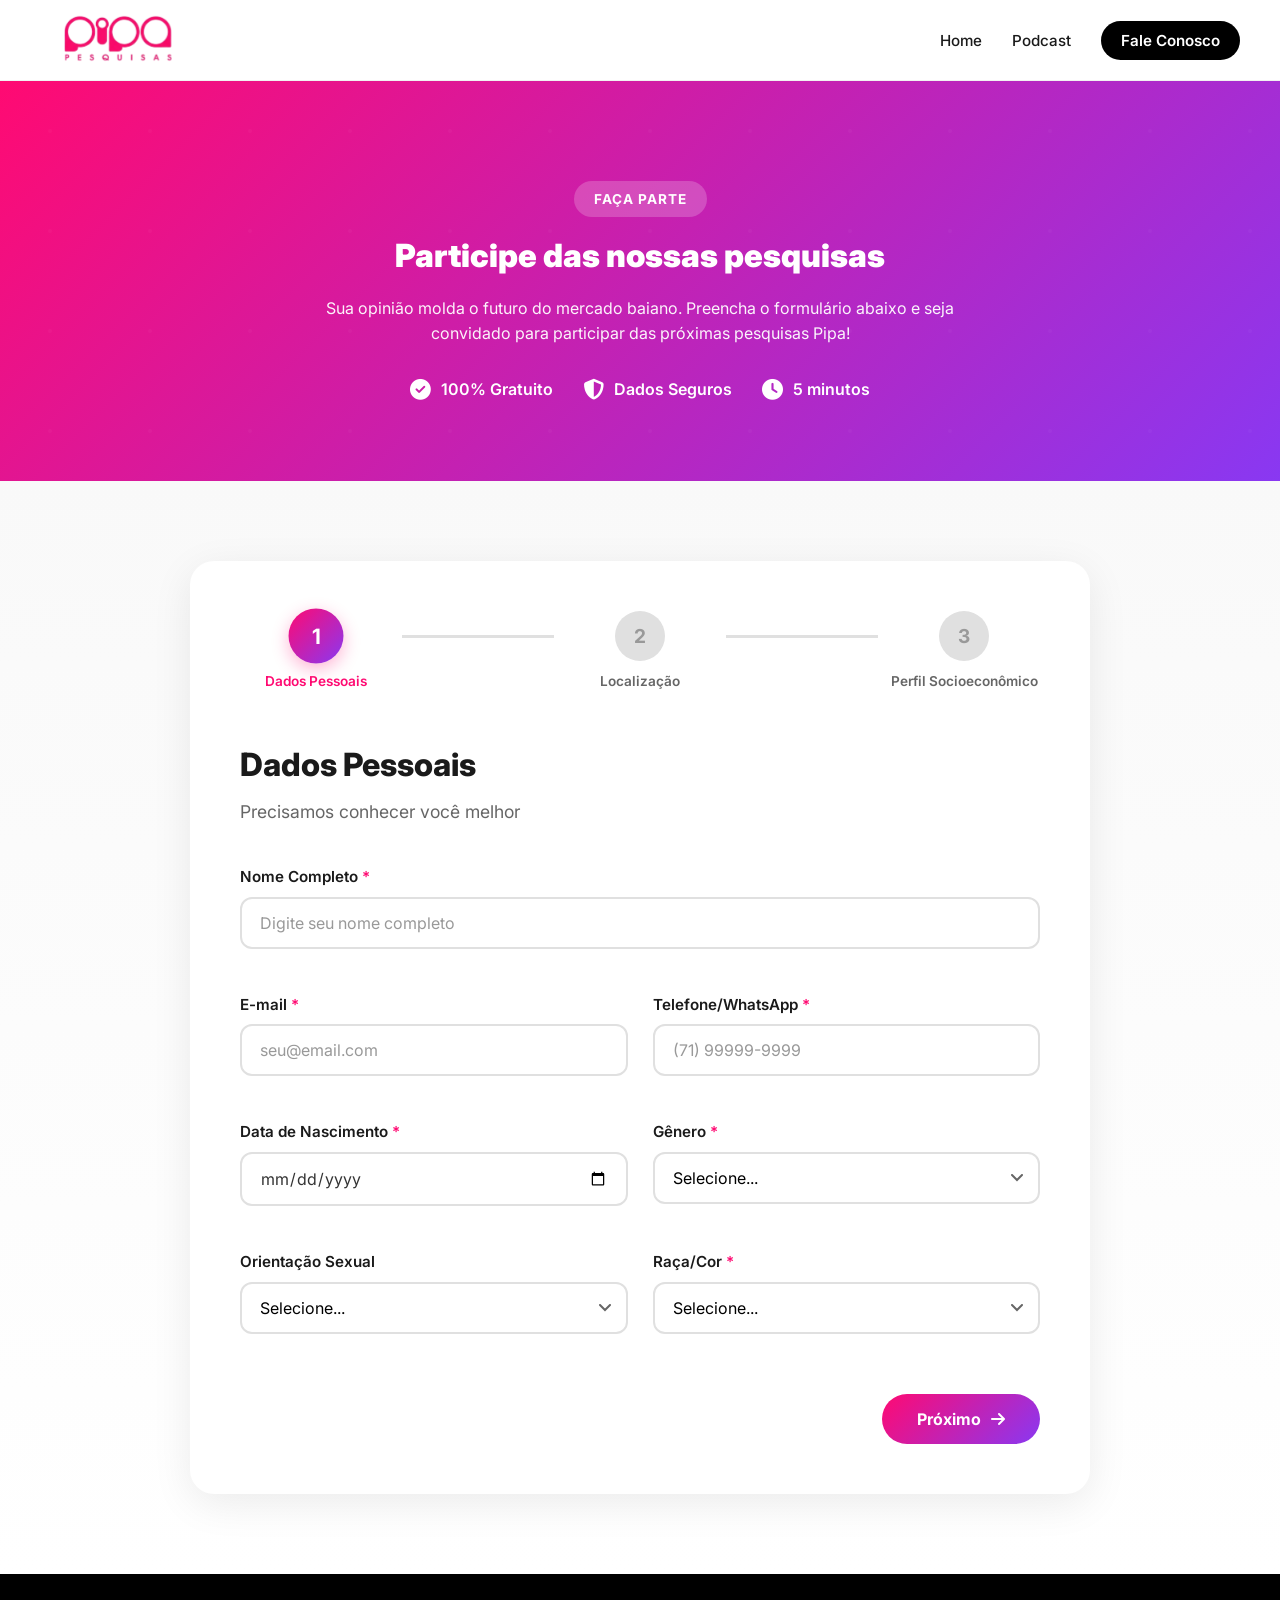
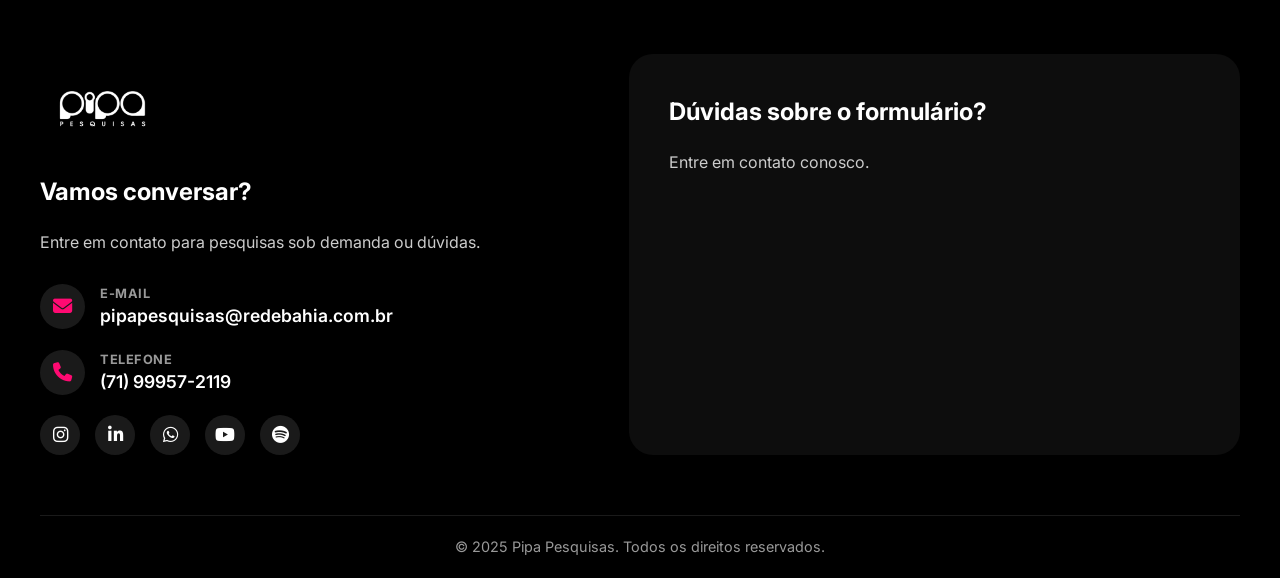
<file: site-pipa-pesquisas/formulario.html>
<!DOCTYPE html>
<html lang="pt-BR">
<head>
    <meta charset="UTF-8">
    <meta name="viewport" content="width=device-width, initial-scale=1.0">
    <title>Participe das Pesquisas | Pipa Pesquisas</title>
    <link rel="preconnect" href="https://fonts.googleapis.com">
    <link rel="preconnect" href="https://fonts.gstatic.com" crossorigin>
    <link href="https://fonts.googleapis.com/css2?family=Inter:wght@300;400;500;600;700;800;900&display=swap" rel="stylesheet">
    <link rel="stylesheet" href="https://cdnjs.cloudflare.com/ajax/libs/font-awesome/6.4.0/css/all.min.css">
    <link rel="stylesheet" href="assets/style.css">
    <link rel="stylesheet" href="assets/formulario.css">
</head>
<body>

    <!-- HEADER -->
    <header class="header" id="header">
        <div class="container">
            <nav class="navbar">
                <a href="index.html" class="logo">
                    <img id="logo-pipa" src="assets/images/Logo.png" alt="Pipa Pesquisas">
                </a>
                <button class="menu-toggle" id="menu-toggle"><i class="fas fa-bars"></i></button>
                <ul class="nav-menu" id="nav-menu">
                    <li><a href="index.html" class="nav-link">Home</a></li>
                    <li><a href="podcast.html" class="nav-link">Podcast</a></li>
                    <li><a href="#contato" class="nav-link btn-nav-contato">Fale Conosco</a></li>
                </ul>
            </nav>
        </div>
    </header>

    <!-- HERO DO FORMULÁRIO -->
    <section class="form-hero">
        <div class="container">
            <div class="form-hero-content">
                <span class="form-tag">Faça Parte</span>
                <h1>Participe das nossas pesquisas</h1>
                <p>Sua opinião molda o futuro do mercado baiano. Preencha o formulário abaixo e seja convidado para participar das próximas pesquisas Pipa!</p>
                <div class="form-benefits">
                    <div class="benefit-item">
                        <i class="fas fa-check-circle"></i>
                        <span>100% Gratuito</span>
                    </div>
                    <div class="benefit-item">
                        <i class="fas fa-shield-alt"></i>
                        <span>Dados Seguros</span>
                    </div>
                    <div class="benefit-item">
                        <i class="fas fa-clock"></i>
                        <span>5 minutos</span>
                    </div>
                </div>
            </div>
        </div>
    </section>

    <!-- FORMULÁRIO PRINCIPAL -->
    <section class="form-section">
        <div class="container">
            <div class="form-container">
                
                <!-- Indicador de Progresso -->
                <div class="progress-indicator">
                    <div class="progress-step active" data-step="1">
                        <div class="step-circle">1</div>
                        <span>Dados Pessoais</span>
                    </div>
                    <div class="progress-line"></div>
                    <div class="progress-step" data-step="2">
                        <div class="step-circle">2</div>
                        <span>Localização</span>
                    </div>
                    <div class="progress-line"></div>
                    <div class="progress-step" data-step="3">
                        <div class="step-circle">3</div>
                        <span>Perfil Socioeconômico</span>
                    </div>
                </div>

                <!-- Formulário -->
                <form id="participante-form" class="multi-step-form">
                    
                    <!-- ETAPA 1: DADOS PESSOAIS -->
                    <div class="form-step active" data-step="1">
                        <h2 class="step-title">Dados Pessoais</h2>
                        <p class="step-subtitle">Precisamos conhecer você melhor</p>

                        <div class="form-grid">
                            <div class="form-group full-width">
                                <label for="nome">Nome Completo <span class="required">*</span></label>
                                <input type="text" id="nome" name="nome" required placeholder="Digite seu nome completo">
                            </div>

                            <div class="form-group">
                                <label for="email">E-mail <span class="required">*</span></label>
                                <input type="email" id="email" name="email" required placeholder="seu@email.com">
                            </div>

                            <div class="form-group">
                                <label for="telefone">Telefone/WhatsApp <span class="required">*</span></label>
                                <input type="tel" id="telefone" name="telefone" required placeholder="(71) 99999-9999">
                            </div>

                            <div class="form-group">
                                <label for="data_nascimento">Data de Nascimento <span class="required">*</span></label>
                                <input type="date" id="data_nascimento" name="data_nascimento" required>
                            </div>

                            <div class="form-group">
                                <label for="genero">Gênero <span class="required">*</span></label>
                                <select id="genero" name="genero" required>
                                    <option value="">Selecione...</option>
                                    <option value="feminino">Feminino</option>
                                    <option value="masculino">Masculino</option>
                                    <option value="nao-binario">Não-binário</option>
                                    <option value="outro">Outro</option>
                                    <option value="prefiro-nao-informar">Prefiro não informar</option>
                                </select>
                            </div>

                            <div class="form-group">
                                <label for="orientacao_sexual">Orientação Sexual</label>
                                <select id="orientacao_sexual" name="orientacao_sexual">
                                    <option value="">Selecione...</option>
                                    <option value="heterossexual">Heterossexual</option>
                                    <option value="homossexual">Homossexual</option>
                                    <option value="bissexual">Bissexual</option>
                                    <option value="pansexual">Pansexual</option>
                                    <option value="assexual">Assexual</option>
                                    <option value="outro">Outro</option>
                                    <option value="prefiro-nao-informar">Prefiro não informar</option>
                                </select>
                            </div>

                            <div class="form-group">
                                <label for="raca">Raça/Cor <span class="required">*</span></label>
                                <select id="raca" name="raca" required>
                                    <option value="">Selecione...</option>
                                    <option value="branca">Branca</option>
                                    <option value="preta">Preta</option>
                                    <option value="parda">Parda</option>
                                    <option value="amarela">Amarela</option>
                                    <option value="indigena">Indígena</option>
                                    <option value="prefiro-nao-informar">Prefiro não informar</option>
                                </select>
                            </div>
                        </div>

                        <div class="form-navigation">
                            <button type="button" class="btn-next" data-next="2">
                                Próximo <i class="fas fa-arrow-right"></i>
                            </button>
                        </div>
                    </div>

                    <!-- ETAPA 2: LOCALIZAÇÃO -->
                    <div class="form-step" data-step="2">
                        <h2 class="step-title">Localização</h2>
                        <p class="step-subtitle">Onde você mora na Bahia?</p>

                        <div class="form-grid">
                            <div class="form-group full-width">
                                <label for="cidade">Cidade <span class="required">*</span></label>
                                <select id="cidade" name="cidade" required>
                                    <option value="">Selecione sua cidade...</option>
                                    <option value="salvador">Salvador</option>
                                    <option value="feira-de-santana">Feira de Santana</option>
                                    <option value="vitoria-da-conquista">Vitória da Conquista</option>
                                    <option value="camaçari">Camaçari</option>
                                    <option value="itabuna">Itabuna</option>
                                    <option value="lauro-de-freitas">Lauro de Freitas</option>
                                    <option value="ilheus">Ilhéus</option>
                                    <option value="jequie">Jequié</option>
                                    <option value="teixeira-de-freitas">Teixeira de Freitas</option>
                                    <option value="alagoinhas">Alagoinhas</option>
                                    <option value="porto-seguro">Porto Seguro</option>
                                    <option value="simoes-filho">Simões Filho</option>
                                    <option value="paulo-afonso">Paulo Afonso</option>
                                    <option value="eunapolis">Eunápolis</option>
                                    <option value="santo-antonio-de-jesus">Santo Antônio de Jesus</option>
                                    <option value="valenca">Valença</option>
                                    <option value="candeias">Candeias</option>
                                    <option value="guanambi">Guanambi</option>
                                    <option value="jacobina">Jacobina</option>
                                    <option value="serrinha">Serrinha</option>
                                    <option value="senhor-do-bonfim">Senhor do Bonfim</option>
                                    <option value="dias-davila">Dias d'Ávila</option>
                                    <option value="brumado">Brumado</option>
                                    <option value="luis-eduardo-magalhaes">Luís Eduardo Magalhães</option>
                                    <option value="irecê">Irecê</option>
                                    <option value="outra">Outra cidade</option>
                                </select>
                            </div>

                            <div class="form-group cidade-outro" style="display: none;">
                                <label for="cidade_outro">Qual cidade?</label>
                                <input type="text" id="cidade_outro" name="cidade_outro" placeholder="Digite o nome da cidade">
                            </div>

                            <div class="form-group">
                                <label for="bairro">Bairro</label>
                                <input type="text" id="bairro" name="bairro" placeholder="Digite seu bairro">
                            </div>

                            <div class="form-group full-width">
                                <label for="tempo_residencia">Há quanto tempo mora na Bahia? <span class="required">*</span></label>
                                <select id="tempo_residencia" name="tempo_residencia" required>
                                    <option value="">Selecione...</option>
                                    <option value="nascido">Nasci na Bahia</option>
                                    <option value="menos-1-ano">Menos de 1 ano</option>
                                    <option value="1-3-anos">1 a 3 anos</option>
                                    <option value="3-5-anos">3 a 5 anos</option>
                                    <option value="5-10-anos">5 a 10 anos</option>
                                    <option value="mais-10-anos">Mais de 10 anos</option>
                                </select>
                            </div>
                        </div>

                        <div class="form-navigation">
                            <button type="button" class="btn-prev" data-prev="1">
                                <i class="fas fa-arrow-left"></i> Voltar
                            </button>
                            <button type="button" class="btn-next" data-next="3">
                                Próximo <i class="fas fa-arrow-right"></i>
                            </button>
                        </div>
                    </div>

                    <!-- ETAPA 3: PERFIL SOCIOECONÔMICO -->
                    <div class="form-step" data-step="3">
                        <h2 class="step-title">Perfil Socioeconômico</h2>
                        <p class="step-subtitle">Informações sobre sua família e renda</p>

                        <div class="form-grid">
                            <div class="form-group">
                                <label for="escolaridade">Escolaridade <span class="required">*</span></label>
                                <select id="escolaridade" name="escolaridade" required>
                                    <option value="">Selecione...</option>
                                    <option value="fundamental-incompleto">Fundamental Incompleto</option>
                                    <option value="fundamental-completo">Fundamental Completo</option>
                                    <option value="medio-incompleto">Médio Incompleto</option>
                                    <option value="medio-completo">Médio Completo</option>
                                    <option value="superior-incompleto">Superior Incompleto</option>
                                    <option value="superior-completo">Superior Completo</option>
                                    <option value="pos-graduacao">Pós-graduação</option>
                                    <option value="mestrado">Mestrado</option>
                                    <option value="doutorado">Doutorado</option>
                                </select>
                            </div>

                            <div class="form-group">
                                <label for="ocupacao">Ocupação/Profissão <span class="required">*</span></label>
                                <input type="text" id="ocupacao" name="ocupacao" required placeholder="Ex: Estudante, Analista, Vendedor...">
                            </div>

                            <div class="form-group">
                                <label for="situacao_emprego">Situação de Emprego <span class="required">*</span></label>
                                <select id="situacao_emprego" name="situacao_emprego" required>
                                    <option value="">Selecione...</option>
                                    <option value="empregado-clt">Empregado CLT</option>
                                    <option value="servidor-publico">Servidor Público</option>
                                    <option value="autonomo">Autônomo</option>
                                    <option value="empresario">Empresário</option>
                                    <option value="desempregado">Desempregado</option>
                                    <option value="estudante">Estudante</option>
                                    <option value="aposentado">Aposentado</option>
                                    <option value="do-lar">Do lar</option>
                                    <option value="outro">Outro</option>
                                </select>
                            </div>

                            <div class="form-group">
                                <label for="renda_familiar">Renda Familiar Mensal <span class="required">*</span></label>
                                <select id="renda_familiar" name="renda_familiar" required>
                                    <option value="">Selecione...</option>
                                    <option value="ate-1412">Até R$ 1.412 (1 salário mínimo)</option>
                                    <option value="1412-2824">R$ 1.412 a R$ 2.824 (1 a 2 SM)</option>
                                    <option value="2824-4236">R$ 2.824 a R$ 4.236 (2 a 3 SM)</option>
                                    <option value="4236-7060">R$ 4.236 a R$ 7.060 (3 a 5 SM)</option>
                                    <option value="7060-14120">R$ 7.060 a R$ 14.120 (5 a 10 SM)</option>
                                    <option value="acima-14120">Acima de R$ 14.120 (+ de 10 SM)</option>
                                    <option value="prefiro-nao-informar">Prefiro não informar</option>
                                </select>
                            </div>

                            <div class="form-group">
                                <label for="pessoas_familia">Quantas pessoas moram com você? <span class="required">*</span></label>
                                <select id="pessoas_familia" name="pessoas_familia" required>
                                    <option value="">Selecione...</option>
                                    <option value="1">Moro sozinho(a)</option>
                                    <option value="2">2 pessoas</option>
                                    <option value="3">3 pessoas</option>
                                    <option value="4">4 pessoas</option>
                                    <option value="5">5 pessoas</option>
                                    <option value="6-ou-mais">6 ou mais pessoas</option>
                                </select>
                            </div>

                            <div class="form-group">
                                <label for="tipo_moradia">Tipo de Moradia <span class="required">*</span></label>
                                <select id="tipo_moradia" name="tipo_moradia" required>
                                    <option value="">Selecione...</option>
                                    <option value="propria-quitada">Própria (quitada)</option>
                                    <option value="propria-financiada">Própria (financiada)</option>
                                    <option value="alugada">Alugada</option>
                                    <option value="cedida">Cedida</option>
                                    <option value="outro">Outro</option>
                                </select>
                            </div>

                            <div class="form-group full-width">
                                <label for="interesses">Áreas de Interesse para Pesquisas (Opcional)</label>
                                <div class="checkbox-group">
                                    <label class="checkbox-label">
                                        <input type="checkbox" name="interesses[]" value="consumo">
                                        <span>Consumo</span>
                                    </label>
                                    <label class="checkbox-label">
                                        <input type="checkbox" name="interesses[]" value="comportamento">
                                        <span>Comportamento</span>
                                    </label>
                                    <label class="checkbox-label">
                                        <input type="checkbox" name="interesses[]" value="tendencias">
                                        <span>Tendências</span>
                                    </label>
                                    <label class="checkbox-label">
                                        <input type="checkbox" name="interesses[]" value="cultura">
                                        <span>Cultura</span>
                                    </label>
                                    <label class="checkbox-label">
                                        <input type="checkbox" name="interesses[]" value="tecnologia">
                                        <span>Tecnologia</span>
                                    </label>
                                    <label class="checkbox-label">
                                        <input type="checkbox" name="interesses[]" value="saude">
                                        <span>Saúde</span>
                                    </label>
                                </div>
                            </div>

                            <div class="form-group full-width">
                                <label class="checkbox-label checkbox-terms">
                                    <input type="checkbox" id="termos" name="termos" required>
                                    <span>Concordo em receber convites para pesquisas e aceito os <a href="#" target="_blank">termos de uso</a> e <a href="#" target="_blank">política de privacidade</a>. <span class="required">*</span></span>
                                </label>
                            </div>
                        </div>

                        <div class="form-navigation">
                            <button type="button" class="btn-prev" data-prev="2">
                                <i class="fas fa-arrow-left"></i> Voltar
                            </button>
                            <button type="submit" class="form-btn-submit">
                                <i class="fas fa-paper-plane"></i> Finalizar Inscrição
                            </button>
                        </div>
                    </div>

                </form>

                <!-- Modal de Sucesso -->
                <div id="success-modal" class="modal">
                    <div class="modal-content">
                        <div class="modal-icon">
                            <i class="fas fa-check-circle"></i>
                        </div>
                        <h2>Inscrição realizada com sucesso!</h2>
                        <p>Obrigado por se cadastrar! Em breve você receberá convites para participar das nossas pesquisas.</p>
                        <button class="form-btn-modal-close" onclick="window.location.href='index.html'">
                            Voltar para Home
                        </button>
                    </div>
                </div>

            </div>
        </div>
    </section>

    <!-- FOOTER -->
    <footer class="footer" id="contato">
        <div class="container">
            <div class="footer-grid">
                <div class="footer-info">
                    <img src="assets/images/Logo.png" alt="Pipa" class="footer-logo" style="filter: brightness(0) invert(1); width: 120px;"> 
                    <h3>Vamos conversar?</h3>
                    <p class="footer-desc">Entre em contato para pesquisas sob demanda ou dúvidas.</p>
                    
                    <div class="contact-items">
                        <div class="contact-item">
                            <div class="icon-box"><i class="fas fa-envelope"></i></div>
                            <div>
                                <span>E-mail</span>
                                <a href="mailto:pipapesquisas@redebahia.com.br">pipapesquisas@redebahia.com.br</a>
                            </div>
                        </div>
                        <div class="contact-item">
                            <div class="icon-box"><i class="fas fa-phone"></i></div>
                            <div>
                                <span>Telefone</span>
                                <a href="tel:+5571999572119">(71) 99957-2119</a>
                            </div>
                        </div>
                    </div>

                    <div class="social-icons-footer">
                        <a href="https://www.instagram.com/pipapesquisas?igsh=aXAwdGFrYjBpamow" class="social-btn"><i class="fab fa-instagram"></i></a>
                        <a href="https://www.linkedin.com/company/pipa-pesquisas/" class="social-btn"><i class="fab fa-linkedin-in"></i></a>
                        <a href="#" class="social-btn"><i class="fab fa-whatsapp"></i></a>
                        <a href="https://youtube.com/@pipapesquisas6893?si=F_NABPdmzv22UxSZ" class="social-btn"><i class="fab fa-youtube"></i></a>
                        <a href="https://open.spotify.com/show/5QJBDsa4493ztKgpn6NQhu?si=RSjDJvBPQIyOcQ3SSa7Zzw" class="social-btn"><i class="fab fa-spotify"></i></a>
                    </div>
                </div>

                <div class="footer-form-area">
                    <h3>Dúvidas sobre o formulário?</h3>
                    <p style="color: #ccc; margin-bottom: 20px;">Entre em contato conosco.</p>
                </div>
            </div>
            
            <div class="footer-bottom">
                <p>&copy; 2025 Pipa Pesquisas. Todos os direitos reservados.</p>
    <script src="https://cdn.jsdelivr.net/npm/swiper@11/swiper-bundle.min.js"></script>
        <script src="assets/main.js"></script>
        
        <script src="assets/formulario.js"></script> 
    </body>
</html>
</file>
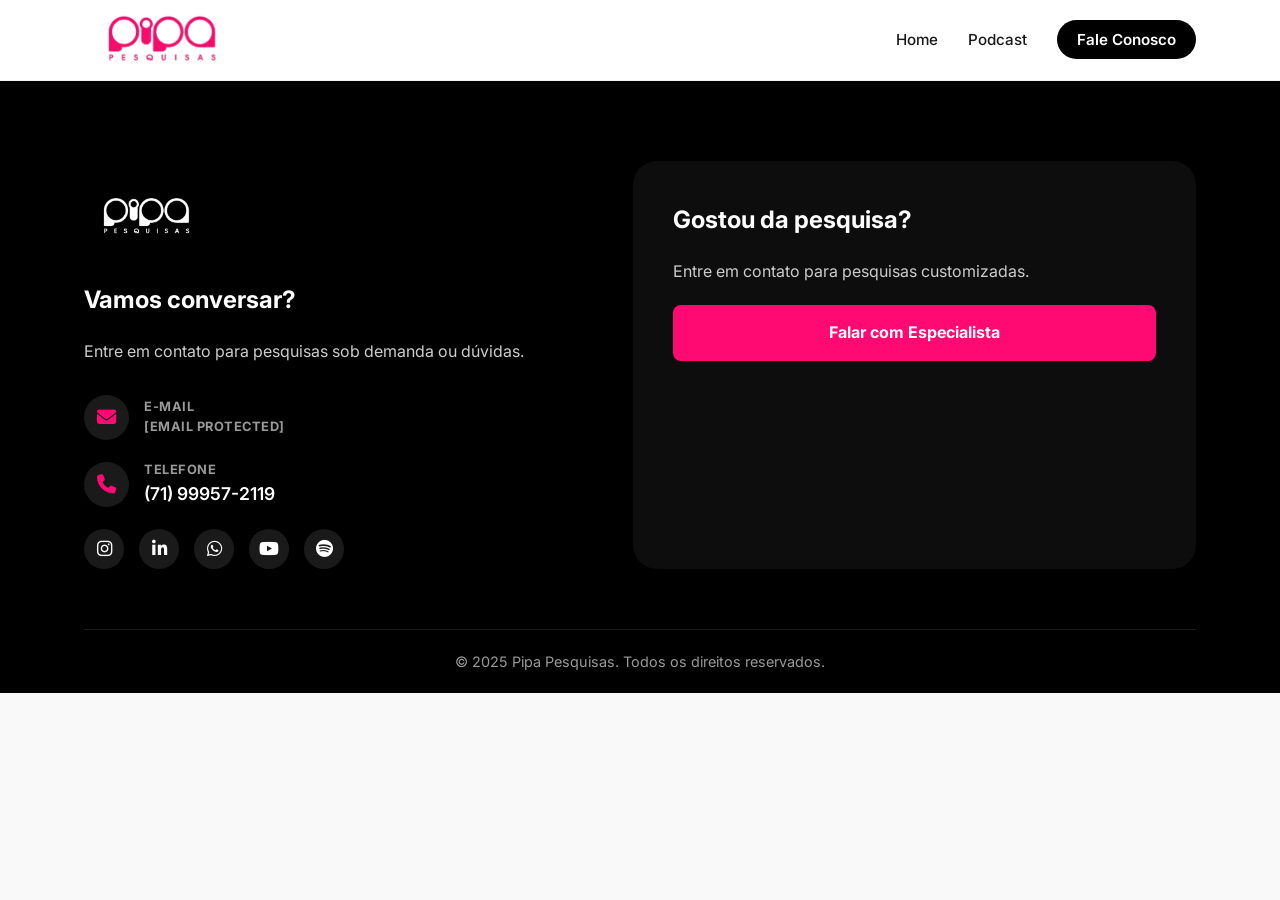
<file: site-pipa-pesquisas/pesquisa-dinamica.html>
<!DOCTYPE html>
<html lang="pt-BR">
<head>
    <meta charset="UTF-8">
    <meta name="viewport" content="width=device-width, initial-scale=1.0">
    <title>Carregando Pesquisa... | Pipa Pesquisas</title>
    
    <!-- Fonts -->
    <link rel="preconnect" href="https://fonts.googleapis.com">
    <link rel="preconnect" href="https://fonts.gstatic.com" crossorigin>
    <link href="https://fonts.googleapis.com/css2?family=Inter:wght@300;400;500;600;700;800;900&display=swap" rel="stylesheet">
    
    <!-- Font Awesome -->
    <link rel="stylesheet" href="https://cdnjs.cloudflare.com/ajax/libs/font-awesome/6.4.0/css/all.min.css">
    
    <!-- Estilos (SEM /css/ no caminho!) -->
    <link rel="stylesheet" href="assets/style.css">
    <link rel="stylesheet" href="assets/pesquisa-dinamica.css">
</head>
<body class="pesquisa-dinamica">

    <!-- HEADER -->
    <header class="header" id="header">
        <div class="container">
            <nav class="navbar">
                <a href="index.html" class="logo">
                    <img id="logo-pipa" src="assets/images/Logo.png" alt="Pipa Pesquisas">
                </a>
                <button class="menu-toggle" id="menu-toggle"><i class="fas fa-bars"></i></button>
                <ul class="nav-menu" id="nav-menu">
                    <li><a href="index.html" class="nav-link">Home</a></li>
                    <li><a href="podcast.html" class="nav-link">Podcast</a></li>
                    <li><a href="#contato" class="nav-link btn-nav-contato">Fale Conosco</a></li>
                </ul>
            </nav>
        </div>
    </header>

    <!-- MAIN CONTENT (será preenchido pelo JavaScript) -->
    <main id="pesquisa-main">
        <!-- O conteúdo será inserido aqui pelo JavaScript -->
    </main>

    <!-- FOOTER -->
    <footer class="footer" id="contato">
        <div class="container">
            <div class="footer-grid">
                <div class="footer-info">
                    <img src="assets/images/Logo.png" alt="Pipa" class="footer-logo" style="filter: brightness(0) invert(1); width: 120px;"> 
                    <h3>Vamos conversar?</h3>
                    <p class="footer-desc">Entre em contato para pesquisas sob demanda ou dúvidas.</p>
                    
                    <div class="contact-items">
                        <div class="contact-item">
                            <div class="icon-box"><i class="fas fa-envelope"></i></div>
                            <div>
                                <span>E-mail</span>
                                <a href="/cdn-cgi/l/email-protection#4b2824253f2a3f240b3b223b2a3b2e383a3e22382a3865282426652939"><span class="__cf_email__" data-cfemail="60030f0e1401140f20100910011005131115091301134e030f0d4e0212">[email&#160;protected]</span></a>
                            </div>
                        </div>
                        <div class="contact-item">
                            <div class="icon-box"><i class="fas fa-phone"></i></div>
                            <div>
                                <span>Telefone</span>
                                <a href="tel:+5571999572119">(71) 99957-2119</a>
                            </div>
                        </div>
                    </div>

                    <div class="social-icons-footer">
                        <a href="https://www.instagram.com/pipapesquisas?igsh=aXAwdGFrYjBpamow" class="social-btn"><i class="fab fa-instagram"></i></a>
                        <a href="https://www.linkedin.com/company/pipa-pesquisas/" class="social-btn"><i class="fab fa-linkedin-in"></i></a>
                        <a href="https://wa.me/5571999572119" class="social-btn"><i class="fab fa-whatsapp"></i></a>
                        <a href="https://youtube.com/@pipapesquisas6893?si=F_NABPdmzv22UxSZ" class="social-btn"><i class="fab fa-youtube"></i></a>
                        <a href="https://open.spotify.com/show/5QJBDsa4493ztKgpn6NQhu?si=RSjDJvBPQIyOcQ3SSa7Zzw" class="social-btn"><i class="fab fa-spotify"></i></a>
                    </div>
                </div>

                <div class="footer-form-area">
                    <h3>Gostou da pesquisa?</h3>
                    <p style="color: #ccc; margin-bottom: 20px;">Entre em contato para pesquisas customizadas.</p>
                    <a href="index.html#contato" class="btn-submit" style="display: block; text-align: center; text-decoration: none;">Falar com Especialista</a>
                </div>
            </div>
            
            <div class="footer-bottom">
                <p>&copy; 2025 Pipa Pesquisas. Todos os direitos reservados.</p>
            </div>
        </div>
    </footer>

    <!-- Scripts -->
    <script src="assets/main.js"></script>
    <script src="assets/pesquisa-renderer.js"></script>

</body>
</html>
</file>
<file: site-pipa-pesquisas/assets/style.css>
/* ==========================================
   PIPA PESQUISAS - ESTILO MODERNO (CORRIGIDO)
   ========================================== */

:root {
    --color-primary: #ff0a72; 
    --color-beige: #eed7c3;    
    --color-orange: #F75E12;       
    --color-purple: #8938f2;        
    --color-blue: #468FFB;          
    --color-black: #000000;         
    --color-dark-gray: #1a1a1a;
    --color-white: #ffffff;
    

    --font-main: 'Inter', sans-serif;
    --border-radius: 12px;  
    --container-width: 1240px;
    --shadow-soft: 0 10px 30px rgba(0,0,0,0.05);
    --shadow-hover: 0 15px 40px rgba(0,0,0,0.12);
}


* { margin: 0; padding: 0; box-sizing: border-box; }
html { scroll-behavior: smooth; font-size: 16px; }
body { font-family: var(--font-main); background-color: #f9f9f9; color: var(--color-black); line-height: 1.5; }
img { max-width: 100%; display: block; }
a { text-decoration: none; color: inherit; transition: 0.3s; }
ul { list-style: none; }


.container { max-width: var(--container-width); margin: 0 auto; padding: 0 20px; }

.header {
    background: rgba(255, 255, 255, 0.95);
    backdrop-filter: blur(10px);
    position: sticky;
    top: 0;
    z-index: 1000;
    border-bottom: 1px solid rgba(0,0,0,0.05);
    padding: 15px 0; 
}

.navbar { 
    display: flex; 
    justify-content: space-between; 
    align-items: center; 
    position: relative;
}

.logo {
    display: block;
    position: relative;
    z-index: 1001;
    width: 180px; 
    height: 50px; 
}


.logo img {
    height: 150px; /* O tamanho fixo grande que você quer */
    width: auto;   /* Proporcional */
    
    position: absolute; /* Sai do fluxo para não esticar o header */
    top: -45px;    /* Puxa para cima para centralizar visualmente (ajuste se precisar) */
    left: 0;
    
    transition: 0.3s;
}

.nav-menu { 
    display: flex; 
    gap: 30px; 
    align-items: center; 
    /* Garante que o menu fique na direita */
    margin-left: auto; 
}

/* Mantém os estilos dos links originais */
.nav-link { font-weight: 500; font-size: 0.95rem; color: var(--color-dark-gray); position: relative; }
.nav-link:hover { color: var(--color-primary); }
.nav-link:not(.btn-nav-contato)::after {
    content: '';
    position: absolute;
    width: 0;
    height: 2px;
    bottom: -5px;
    left: 0;
    background: linear-gradient(90deg, var(--color-primary), var(--color-orange));
    transition: width 0.3s ease;
}
.nav-link:not(.btn-nav-contato):hover::after { width: 100%; }

/* Botão de Contato no Menu */
.btn-nav-contato {
    background-color: var(--color-black);
    color: var(--color-white) !important;
    padding: 10px 20px;
    border-radius: 50px;
    font-weight: 600;
}
.btn-nav-contato:hover { background-color: var(--color-primary); transform: translateY(-2px); }

/* Menu Mobile */
.menu-toggle { display: none; flex-direction: column; gap: 6px; background: none; border: none; cursor: pointer;}
.menu-toggle span { width: 25px; height: 2px; background: var(--color-black); transition: 0.5s; }

/* ================= HERO SLIDER ================ */
.hero-slider {
    padding: 40px 0 60px;
    background-color: var(--color-beige);
}

.hero-slide-content {
    display: flex;
    align-items: center;
    gap: 50px;
    background: var(--color-white);
    border-radius: 24px;
    overflow: hidden;
    box-shadow: var(--shadow-soft);
    min-height: 450px;
}

.hero-card { 
    background: white; border-radius: 24px; overflow: hidden; 
    box-shadow: 0 10px 30px rgba(0,0,0,0.05); display: flex; min-height: 450px; 
}

.hero-content {
    display: flex;
    flex-direction: column;
    align-items: flex-start; /* IMPORTANTE: Impede que a tag e o botão estiquem */
    justify-content: center;
    gap: 20px;
    padding: 60px;
    flex: 1; 
}

.hero-content h1 { 
    font-size: 3rem; font-weight: 900; line-height: 1.1; 
    margin-bottom: 10px; letter-spacing: -1px; 
}
.hero-content p { 
    font-size: 1.1rem; color: #666; margin-bottom: 10px; 
}

/* Correção específica para o botão dentro do Hero não ficar largura total */
.hero-content .btn-submit, 
.hero-content .btn-primary {
    width: auto !important;
    display: inline-block;
    padding: 15px 35px;
    text-align: center;
}

.hero-img { flex: 1; background-size: cover; background-position: center; min-height: 300px; }

.tag {
    display: inline-block;
    padding: 6px 12px;
    border-radius: 6px;
    font-size: 0.75rem;
    font-weight: 700;
    text-transform: uppercase;
    letter-spacing: 1px;
}
.tag.destaque { background: rgba(255, 10, 114, 0.1); color: var(--color-primary); }

.tag.tendencias { 
    background: rgba(247, 94, 18, 0.1); 
    color: var(--color-orange); 
}

.tag.comportamento { 
    background: rgba(137, 56, 242, 0.1); 
    color: var(--color-purple); 
}

.tag.consumo { 
    background: rgba(70, 143, 251, 0.1); 
    color: var(--color-blue); 
}

/* Caso genérico */
.tag.geral {
    background: #f0f0f0;
    color: #666;
}
/* ================= PESQUISAS GRID ================= */
.pesquisas-section { padding: 80px 0; }

.section-header {
    display: flex;
    justify-content: space-between;
    align-items: flex-end;
    margin-bottom: 50px;
    flex-wrap: wrap;
    gap: 20px;
}

.section-title { font-size: 2.5rem; font-weight: 800; position: relative; }

.category-filters { display: flex; gap: 10px; flex-wrap: wrap; }
.filter-btn {
    background: transparent;
    border: 2px solid #e0e0e0;
    padding: 8px 20px;
    border-radius: 50px;
    font-weight: 600;
    cursor: pointer;
    transition: 0.3s;
    font-family: var(--font-main);
}
.filter-btn:hover, .filter-btn.active {
    border-color: var(--color-dark-gray);
    background: var(--color-dark-gray);
    color: white;
}

.pesquisas-grid {
    display: grid;
    grid-template-columns: repeat(auto-fill, minmax(350px, 1fr));
    gap: 30px;
}

.card {
    background: white;
    border-radius: var(--border-radius);
    overflow: hidden;
    box-shadow: var(--shadow-soft);
    transition: 0.4s cubic-bezier(0.175, 0.885, 0.32, 1.275);
    display: flex;
    flex-direction: column;
    border: 1px solid rgba(0,0,0,0.03);
}

.card:hover { transform: translateY(-10px); box-shadow: var(--shadow-hover); }

.card-img { height: 220px; overflow: hidden; position: relative; }
.card-img img { width: 100%; height: 100%; object-fit: cover; transition: 0.5s; }
.card:hover .card-img img { transform: scale(1.05); }

.card-body { padding: 25px; flex: 1; display: flex; flex-direction: column; }
.card-body h3 { font-size: 1.4rem; font-weight: 700; margin-bottom: 15px; line-height: 1.3; }
.card-body p { color: #666; font-size: 0.95rem; margin-bottom: 20px; flex: 1; }

.card-link {
    color: var(--color-primary);
    font-weight: 700;
    display: inline-flex;
    align-items: center;
    gap: 5px;
}
.card-link:hover { gap: 10px; }

/* ================= SOBRE ================= */
.about-section { padding: 80px 0; background: white; }
.about-content { display: grid; grid-template-columns: 1fr 1fr; gap: 60px; align-items: center; }

.about-image { position: relative; }
.about-image img { border-radius: 24px; position: relative; z-index: 2; box-shadow: var(--shadow-hover); }
.about-pattern {
    position: absolute;
    top: -20px;
    left: -20px;
    width: 100%;
    height: 100%;
    background: var(--color-purple);
    border-radius: 24px;
    z-index: 1;
    opacity: 0.2;
}

.pre-title { color: var(--color-blue); font-weight: 700; text-transform: uppercase; letter-spacing: 1px; margin-bottom: 10px; }
.about-text p { margin-bottom: 20px; font-size: 1.1rem; color: #555; }

/* ================= PODCAST ================= */
.podcast-section { padding: 80px 0; background-color: #f4f4f4; }
.section-subtitle { color: #666; margin-bottom: 40px; font-size: 1.2rem; }

/* ================= PARTICIPE (CTA - Ponta a Ponta) ================= */
.participe-section { 
    padding: 0; 
    width: 100%;
}

.participe-box {
    width: 100%;
    max-width: 100%;
    border-radius: 0;
    padding: 80px 20px;
    background: linear-gradient(135deg, var(--color-primary), var(--color-purple));
    color: white;
    display: flex;
    justify-content: center;
    position: relative;
    overflow: hidden;
}

.participe-content {
    max-width: var(--container-width);
    width: 100%;
    position: relative; 
    z-index: 2; 
}
.participe-content h2 { font-size: 2.5rem; font-weight: 800; margin-bottom: 15px; }
.participe-content p { font-size: 1.2rem; margin-bottom: 30px; opacity: 0.9; }

.btn-cta-white {
    background: white;
    color: var(--color-primary);
    padding: 15px 35px;
    border-radius: 50px;
    font-weight: 700;
    font-size: 1.1rem;
    display: inline-block;
}
.btn-cta-white:hover { background: var(--color-black); color: white; }

/* ================= FOOTER / CONTATO (CORRIGIDO) ================= */
.footer { 
    background: #000000 !important; /* Fundo Preto */
    color: #ffffff !important; /* Texto Branco */
    padding: 80px 0 20px; 
}

.footer-grid { display: grid; grid-template-columns: 1fr 1.2fr; gap: 80px; margin-bottom: 60px; }

.footer h3 {
    color: white;
    font-size: 1.5rem;
    margin-bottom: 20px;
}

.footer-desc {
    color: #ccc;
    margin-bottom: 30px;
}

/* Itens de Contato */
.contact-items { display: flex; flex-direction: column; gap: 20px; }
.contact-item { display: flex; align-items: center; gap: 15px; }
.icon-box { 
    width: 45px; height: 45px; 
    background: rgba(255,255,255,0.1); 
    border-radius: 50%; 
    display: flex; align-items: center; justify-content: center; 
    color: var(--color-primary); 
    font-size: 1.2rem; 
}
.contact-item span { 
    display: block; font-size: 0.8rem; text-transform: uppercase; 
    font-weight: 700; color: #999; letter-spacing: 0.5px; 
}
.contact-item a, .contact-item p { 
    font-weight: 600; color: white; font-size: 1.1rem; 
}

/* Formulário com Fundo Escuro */
.footer-form-area {
    background: rgba(255,255,255,0.05);
    padding: 40px;
    border-radius: 24px;
}
.form-group { margin-bottom: 20px; }
.form-group label { display: block; font-weight: 600; margin-bottom: 8px; font-size: 0.9rem; color: white; }

.form-group input, .form-group textarea { 
    width: 100%; 
    padding: 12px 15px; 
    border: 1px solid rgba(255,255,255,0.2); 
    border-radius: 8px; 
    font-family: inherit; font-size: 1rem; 
    
    /* Correção de cor para legibilidade no fundo preto */
    background: rgba(255,255,255,0.9); 
    color: #333; 
}

.form-group input:focus, .form-group textarea:focus { 
    outline: none; 
    border-color: var(--color-primary); 
    background: white;
}

/* Botão Enviar */
.btn-submit {
    width: 100%;
    background: var(--color-primary);
    color: white;
    border: none;
    padding: 15px;
    border-radius: 8px;
    font-weight: 700;
    cursor: pointer;
    transition: 0.3s;
}
.btn-submit:hover { background: white; color: var(--color-black); }

/* Redes Sociais Footer */
.social-icons-footer {
    display: flex;
    gap: 15px;
    margin-top: 20px;
}
.social-btn {
    width: 40px;
    height: 40px;
    border-radius: 50%;
    background: rgba(255,255,255,0.1);
    color: white;
    display: flex;
    align-items: center;
    justify-content: center;
    transition: 0.3s;
    font-size: 1.1rem;
}
.social-btn:hover {
    background: var(--color-primary);
    transform: translateY(-3px);
}

.footer-bottom {
    text-align: center;
    padding-top: 20px;
    border-top: 1px solid rgba(255,255,255,0.1);
    color: #999;
    font-size: 0.9rem;
}

/* ================= RESPONSIVIDADE ================= */
@media (max-width: 991px) {
    .header { height: auto; padding: 10px 0; }
    .logo { width: auto; height: auto; }
    .logo img { position: static; height: 80px; margin-bottom: 5px; }
    
    .menu-toggle { display: flex; }
    .nav-menu {
        position: absolute; top: 100%; left: 0; width: 100%;
        background: white; flex-direction: column; padding: 20px;
        box-shadow: 0 10px 20px rgba(0,0,0,0.1);
        display: none;
        margin-left: 0;
    }
    .nav-menu.active { display: flex; }
    
    .hero-card { flex-direction: column; }
    .hero-img { min-height: 250px; }
    .footer-grid { grid-template-columns: 1fr; gap: 40px; }
}

@media (max-width: 768px) {
    .hero-content h1 { font-size: 2rem; }
    .participe-box { flex-direction: column; text-align: center; padding: 40px 20px; }
}

/* Gradientes Padrão */
.bg-gradient-pipa { background: linear-gradient(135deg, var(--color-primary), var(--color-purple)); }
.text-gradient {
    background: linear-gradient(90deg, var(--color-primary), var(--color-purple), var(--color-orange));
    -webkit-background-clip: text;
    -webkit-text-fill-color: transparent;
}
/* --- Estilo das Setas do Slider (Estilo Globo Gente) --- */
.hero-swiper .swiper-button-next,
.hero-swiper .swiper-button-prev {
    color: var(--color-primary); /* Cor da seta (Rosa) */
    background-color: rgba(255, 255, 255, 0.8); /* Fundo branco semi-transparente */
    width: 50px;
    height: 50px;
    border-radius: 50%; /* Bolinha redonda */
    box-shadow: 0 4px 10px rgba(0,0,0,0.1);
    transition: all 0.3s ease;
}

/* Tamanho do ícone da seta */
.hero-swiper .swiper-button-next::after,
.hero-swiper .swiper-button-prev::after {
    font-size: 20px;
    font-weight: 900;
}

/* Efeito ao passar o mouse */
.hero-swiper .swiper-button-next:hover,
.hero-swiper .swiper-button-prev:hover {
    background-color: var(--color-primary);
    color: white;
    transform: scale(1.1);
    box-shadow: 0 8px 15px rgba(255, 10, 114, 0.2);
}

/* Ajuste de posição para não ficar colado na borda em telas grandes */
@media (min-width: 1300px) {
    .hero-swiper .swiper-button-prev { left: 40px; }
    .hero-swiper .swiper-button-next { right: 40px; }
}

/* Esconde as setas em mobile para não atrapalhar a leitura (padrão de UX) */
@media (max-width: 768px) {
    .hero-swiper .swiper-button-next,
    .hero-swiper .swiper-button-prev {
        display: none;
    }
}

/* ==========================================
   PIPACAST - ESTILO ESPECÍFICO (ATUALIZADO)
   ========================================== */

:root {
    /* Nova Paleta PipaCast */
    --pipacast-dark: #5e226c;    /* Roxo Escuro (Texto/Fundo) */
    --pipacast-med: #863b7e;     /* Roxo Médio */
    --pipacast-blue: #1bc1eb;    /* Azul Ciano (Original) */
    --pipacast-pink: #d262ae;    /* Rosa Suave */
    --pipacast-deep: #573490;    /* Roxo Azulado */
}

/* --- Header Vinheta (Intro) --- */
.vignette-section {
    width: 100%;
    height: 80vh; /* Altura quase cheia */
    min-height: 500px;
    background: #000;
    position: relative;
    overflow: hidden;
    display: flex;
    align-items: center;
    justify-content: center;
}

.vignette-video {
    position: absolute;
    top: 50%;
    left: 50%;
    transform: translate(-50%, -50%);
    width: 100%;
    height: 100%;
    object-fit: cover; /* Garante que preencha tudo sem distorcer */
    opacity: 0.6; /* Um pouco mais escuro para o texto aparecer */
    z-index: 1;
}

.vignette-content {
    position: relative;
    z-index: 2;
    text-align: center;
    color: white;
    padding: 20px;
}

.nav-link.active-pipacast { font-weight: 500; font-size: 0.95rem; color: var(--color-dark-gray); position: relative; }
.nav-link.active-pipacast:hover { color: var(--pipacast-med); }
.nav-link.active-pipacast:not(.btn-nav-contato)::after {
    content: '';
    position: absolute;
    width: 0;   
    height: 2px;
    bottom: -5px;
    left: 0;
    background: linear-gradient(90deg, var(--pipacast-med), var(--pipacast-pink));
    transition: width 0.3s ease;
}
.nav-link.active-pipacast:not(.btn-nav-contato):hover::after { width: 100%; }

/* Botão de Contato no Menu */
.nav-link.active-pipacast.btn-nav-contato {
    background-color: var(--pipacast-dark);
    color: var(--color-white) !important;
    padding: 10px 20px;
    border-radius: 50px;
    font-weight: 600;
}
.nav-link.active-pipacast.btn-nav-contato:hover { background-color: var(--pipacast-pink); transform: translateY(-2px); }
/* --- Grid de Episódios --- */

.episodes-section {
    padding: 80px 0;
    background: linear-gradient(to bottom, #f9f9f9, #fff);
}

.episodes-grid {
    display: grid;
    grid-template-columns: repeat(auto-fill, minmax(320px, 1fr)); /* Cards um pouco mais largos */
    gap: 30px;
}

.episode-card {
    background: white;
    border-radius: 16px;
    overflow: hidden;
    box-shadow: 0 10px 30px rgba(0,0,0,0.05);
    transition: 0.3s ease;
    display: flex;
    flex-direction: column;
    border: 1px solid rgba(0,0,0,0.05);
}

.episode-card:hover {
    transform: translateY(-8px);
    box-shadow: 0 20px 40px rgba(94, 34, 108, 0.15); /* Sombra roxa suave */
}

/* --- Efeito Youtube (Thumbnail vs Video) --- */
.media-wrapper {
    position: relative;
    width: 100%;
    padding-top: 56.25%; /* 16:9 */
    background: #000;
    overflow: hidden;
}

.episode-thumb {
    position: absolute;
    top: 0; left: 0; width: 100%; height: 100%;
    object-fit: cover;
    z-index: 2;
    transition: opacity 0.4s ease;
}

.episode-preview {
    position: absolute;
    top: 0; left: 0; width: 100%; height: 100%;
    z-index: 1;
    border: none;
}

/* Classe ativa via JS */
.episode-card.playing .episode-thumb { opacity: 0; z-index: 0; }
.episode-card.playing .episode-preview { z-index: 2; }

/* Informações do Card */
.episode-info {
    padding: 25px;
    flex: 1;
    display: flex;
    flex-direction: column;
}

.episode-tag {
    color: var(--pipacast-blue);
    font-weight: 800;
    font-size: 0.75rem;
    text-transform: uppercase;
    letter-spacing: 1px;
    margin-bottom: 10px;
}

.episode-title {
    font-size: 1.2rem;
    font-weight: 700;
    margin-bottom: 15px;
    color: var(--pipacast-dark);
    line-height: 1.4;
}

.platforms-links {
    margin-top: auto;
    display: flex;
    gap: 15px;
    padding-top: 20px;
    border-top: 1px solid #f0f0f0;
}

.platform-btn {
    font-size: 1.4rem;
    color: #ccc;
    transition: 0.3s;
}
.platform-btn:hover { transform: scale(1.1); }
.platform-btn.spotify:hover { color: #1DB954; }
.platform-btn.youtube:hover { color: #FF0000; }

/* --- Ajustes Footer PipaCast (Cores) --- */
/* Classes auxiliares para colorir o footer sem mudar o CSS global */
.footer.pipacast-theme {
    background: var(--pipacast-dark) !important;
}
.footer.pipacast-theme .icon-box {
    color: var(--pipacast-pink);
    background: rgba(255,255,255,0.1);
}
.footer.pipacast-theme .form-group input:focus, 
.footer.pipacast-theme .form-group textarea:focus {
    border-color: var(--pipacast-blue);
}
.footer.pipacast-theme .btn-submit {
    background: var(--pipacast-blue);
    color: white;
}
.footer.pipacast-theme .btn-submit:hover {
    background: var(--pipacast-pink);
}
.footer.pipacast-theme .social-btn:hover {
    background: var(--pipacast-pink);
}

/* Ajuste da Logo no Header */
.logo-pipacast{
    display: block;
    position: relative;
    z-index: 1001;
    
    /* RESERVA DE ESPAÇO: 
       Define um tamanho fixo invisível para o Flexbox 'respeitar' e empurrar o menu.
       A altura 50px é a mesma da header original. */
    width: 180px; 
    height: 50px; 
}

/* A imagem da logo "desobedece" a caixa e cresce */
.logo-pipacast img {
    height: 150px; /* O tamanho fixo grande que você quer */
    width: auto;   /* Proporcional */
    
    position: absolute; /* Sai do fluxo para não esticar o header */
    top: -45px;    /* Puxa para cima para centralizar visualmente (ajuste se precisar) */
    left: 0;
    
    transition: 0.3s;
}

/* ==========================================
   SMOOTH SCROLL GLOBAL - TODAS AS PÁGINAS
   ========================================== */
html {
    scroll-behavior: smooth !important;
}

/* Offset para compensar header fixo */
:target {
    scroll-margin-top: 100px;
}

/* Smooth para todos os links internos */
a[href^="#"] {
    scroll-behavior: smooth;
}
/* ==========================================
   NOVOS MÓDULOS VISUAIS (Tag Cloud, Charts, etc)
   ========================================== */

/* --- 1. NUVEM DE TAGS --- */
.tags-section { background-color: #f9f9f9; }
.tags-grid {
    display: flex;
    flex-wrap: wrap;
    justify-content: center;
    gap: 15px;
    max-width: 900px;
    margin: 0 auto;
}

.tag-item {
    background: white;
    padding: 12px 25px;
    border-radius: 50px;
    font-weight: 600;
    color: #333;
    box-shadow: 0 4px 15px rgba(0,0,0,0.05);
    border: 1px solid #eee;
    transition: all 0.3s ease;
    cursor: default;
}

.tag-item:hover {
    border-color: var(--cor-primaria);
    color: var(--cor-primaria);
    transform: translateY(-3px);
    box-shadow: 0 8px 20px rgba(0,0,0,0.1);
}

/* --- 2. MAPA DE PALAVRAS (Word Cloud) --- */
.wordmap-section { background-color: white; }
.wordmap-container {
    display: flex;
    flex-wrap: wrap;
    justify-content: center;
    align-items: center;
    gap: 20px;
    max-width: 800px;
    margin: 0 auto;
    padding: 40px;
    background: radial-gradient(circle, rgba(var(--cor-primaria), 0.05) 0%, rgba(255,255,255,0) 70%);
}

.word-item {
    font-weight: 900;
    line-height: 1;
    transition: 0.3s;
    background: linear-gradient(45deg, var(--cor-primaria), var(--cor-secundaria));
    -webkit-background-clip: text;
    -webkit-text-fill-color: transparent;
}

.word-item:hover { transform: scale(1.1); opacity: 0.8; }

/* Pesos das palavras */
.w-1 { font-size: 1.2rem; opacity: 0.6; font-weight: 500; }
.w-2 { font-size: 1.8rem; opacity: 0.7; }
.w-3 { font-size: 2.5rem; opacity: 0.8; }
.w-4 { font-size: 3.5rem; opacity: 0.9; }
.w-5 { font-size: 5rem; opacity: 1; text-transform: uppercase; }

/* --- 3. BARRA SEGMENTADA (Retângulo Dividido) --- */
.stacked-bar-container {
    max-width: 900px;
    margin: 0 auto;
}

.stacked-bar {
    display: flex;
    width: 100%;
    height: 60px;
    border-radius: 15px;
    overflow: hidden;
    box-shadow: 0 10px 30px rgba(0,0,0,0.1);
}

.segmento {
    height: 100%;
    display: flex;
    align-items: center;
    justify-content: center;
    transition: width 1s ease;
    position: relative;
}

.segmento:hover { opacity: 0.9; }

.segmento-valor {
    color: white;
    font-weight: 700;
    font-size: 1.1rem;
    text-shadow: 0 1px 3px rgba(0,0,0,0.3);
}

.stacked-legend {
    display: flex;
    justify-content: center;
    gap: 30px;
    margin-top: 25px;
    flex-wrap: wrap;
}

.legenda-dot-item { display: flex; align-items: center; gap: 8px; font-weight: 600; color: #555; }
.dot { width: 15px; height: 15px; border-radius: 50%; }

/* --- 4. GRÁFICO DE BARRAS HORIZONTAL --- */
.horizontal-chart-container {
    max-width: 800px;
    margin: 0 auto;
    display: flex;
    flex-direction: column;
    gap: 25px;
}

.bar-row {
    display: flex;
    align-items: center;
    gap: 20px;
}

.bar-label {
    width: 150px;
    text-align: right;
    font-weight: 600;
    color: #444;
    flex-shrink: 0;
}

.bar-track {
    flex: 1;
    height: 40px;
    background: #f0f0f0;
    border-radius: 8px;
    position: relative;
    display: flex;
    align-items: center;
    padding-left: 5px;
}

.bar-fill {
    height: 100%;
    background: linear-gradient(90deg, var(--cor-primaria), var(--cor-secundaria));
    border-radius: 8px;
    position: absolute;
    left: 0;
    top: 0;
    transition: width 1.5s cubic-bezier(0.22, 1, 0.36, 1);
}

.bar-value {
    position: relative;
    z-index: 2;
    margin-left: 10px;
    font-weight: 700;
    color: #fff; /* Se a barra for curta, pode precisar de ajuste de cor via JS, mas branco funciona na maioria */
    text-shadow: 0 1px 2px rgba(0,0,0,0.3);
    padding-left: 10px;
}

/* --- 5. GRÁFICO DE COLUNAS VERTICAL --- */
.column-chart-container {
    display: flex;
    justify-content: center;
    align-items: flex-end;
    gap: 30px;
    height: 400px;
    padding-bottom: 40px;
    border-bottom: 2px solid #eee;
    max-width: 900px;
    margin: 0 auto;
}

.col-item {
    display: flex;
    flex-direction: column;
    align-items: center;
    justify-content: flex-end;
    height: 100%;
    width: 80px;
    position: relative;
}

.col-fill {
    width: 100%;
    background: linear-gradient(to top, var(--cor-primaria), var(--cor-secundaria));
    border-radius: 10px 10px 0 0;
    transition: height 1s ease;
    position: relative;
}

.col-fill:hover { opacity: 0.9; transform: scaleX(1.05); }

.col-value {
    margin-bottom: 10px;
    font-weight: 800;
    color: var(--cor-primaria);
    font-size: 1.2rem;
}

.col-label {
    margin-top: 15px;
    font-weight: 600;
    color: #555;
    text-align: center;
    font-size: 0.9rem;
}

@media (max-width: 768px) {
    .bar-row { flex-direction: column; align-items: flex-start; gap: 5px; }
    .bar-label { text-align: left; width: 100%; }
    .bar-track { width: 100%; }
    
    .column-chart-container { gap: 15px; overflow-x: auto; justify-content: flex-start; padding-right: 20px; }
    .col-item { width: 60px; flex-shrink: 0; }
    
    .w-5 { font-size: 3rem; }
    .w-4 { font-size: 2.5rem; }
}

/* Utilitários */
.text-center { text-align: center; }
.mb-40 { margin-bottom: 40px; }

@media (max-width: 768px) {
    .bar-row { flex-direction: column; align-items: flex-start; gap: 5px; }
    .bar-label { text-align: left; width: 100%; }
    .bar-track { width: 100%; }
    
    .column-chart-container { gap: 15px; overflow-x: auto; justify-content: flex-start; padding-right: 20px; }
    .col-item { width: 60px; flex-shrink: 0; }
    
    .w-5 { font-size: 3rem; }
    .w-4 { font-size: 2.5rem; }
}

/* ==========================================
   ESTILOS ADICIONAIS (V3)
   ========================================== */

/* --- Texto Narrativo (Estilo Editorial) --- */
.texto-narrativo-section {
    padding: 40px 0;
    background: white;
}

.texto-corpo {
    font-size: 1.25rem;
    line-height: 1.8;
    color: #333;
    max-width: 800px; /* Largura de leitura ideal */
    margin: 0 auto;
    font-weight: 400;
}

.texto-corpo strong {
    color: var(--cor-primaria);
    font-weight: 700;
}

/* --- Texto em Caixa (Box Destaque) --- */
.texto-caixa-section {
    padding: 40px 0;
}

.texto-caixa {
    padding: 40px;
    border-radius: 16px;
    max-width: 900px;
    margin: 0 auto;
    box-shadow: 0 5px 20px rgba(0,0,0,0.05);
}

.caixa-titulo {
    font-size: 1.5rem;
    font-weight: 800;
    margin-bottom: 15px;
    color: #222;
}

.caixa-corpo {
    font-size: 1.15rem;
    color: #555;
    line-height: 1.7;
}

/* --- Gráfico de Linha (SVG) --- */
.chart-wrapper {
    width: 100%;
    max-width: 900px;
    margin: 0 auto;
    overflow-x: auto; /* Rolagem em mobile */
}

.line-chart {
    width: 100%;
    min-width: 600px; /* Garante tamanho mínimo */
    height: auto;
}

.line-chart path {
    stroke-dasharray: 2000;
    stroke-dashoffset: 2000;
    animation: drawLine 2s ease forwards;
}

@keyframes drawLine {
    to { stroke-dashoffset: 0; }
}

/* --- Gráfico de Barras Horizontais (Estendido) --- */
/* Sobrescreve o anterior para ser mais largo/completo */
.horizontal-chart-container.wide {
    max-width: 1000px; /* Mais largo */
}

.horizontal-chart-container.wide .bar-row {
    flex-direction: column; /* Label em cima da barra */
    align-items: flex-start;
    gap: 8px;
    margin-bottom: 25px;
}

.horizontal-chart-container.wide .bar-label-container {
    display: flex;
    justify-content: space-between;
    width: 100%;
    font-size: 1.1rem;
    font-weight: 700;
    color: #444;
}

.horizontal-chart-container.wide .bar-track-wide {
    width: 100%;
    height: 25px;
    background: #f0f0f0;
    border-radius: 50px;
    overflow: hidden;
    position: relative;
}

.horizontal-chart-container.wide .bar-fill {
    border-radius: 50px; /* Arredondado */
}

/* --- Ajustes Finais de Amostra --- */
.distribuicao-item.simples {
    justify-content: space-between;
    border-bottom: 1px solid #eee;
    padding: 10px 0;
    font-size: 1.1rem;
}
</file>
<file: site-pipa-pesquisas/assets/formulario.css>
/* ==========================================
   FORMULÁRIO DE PARTICIPAÇÃO - PIPA PESQUISAS
   ========================================== */

/* IMPORTANTE: Este CSS só afeta a página formulario.html 
   Todas as classes têm prefixo específico para evitar conflitos */

/* HERO DO FORMULÁRIO */
.form-hero {
    background: linear-gradient(135deg, var(--color-primary), var(--color-purple));
    padding: 100px 0 80px;
    color: white;
    position: relative;
    overflow: hidden;
}

.form-hero::before {
    content: '';
    position: absolute;
    top: 0;
    left: 0;
    right: 0;
    bottom: 0;
    background: url('data:image/svg+xml,<svg width="100" height="100" xmlns="http://www.w3.org/2000/svg"><circle cx="50" cy="50" r="2" fill="white" opacity="0.1"/></svg>');
    opacity: 0.3;
}

.form-hero-content {
    position: relative;
    z-index: 2;
    max-width: 700px;
    text-align: center;
    margin: 0 auto;
}

.form-tag {
    display: inline-block;
    background: rgba(255, 255, 255, 0.2);
    padding: 8px 20px;
    border-radius: 50px;
    font-size: 0.85rem;
    font-weight: 700;
    text-transform: uppercase;
    letter-spacing: 1px;
    margin-bottom: 20px;
}

.form-hero h1 {
    font-size: 2rem;
    font-weight: 900;
    margin-bottom: 20px;
    line-height: 1.2;
}

.form-hero p {
    font-size: 1rem;
    opacity: 0.95;
    margin-bottom: 30px;
    line-height: 1.6;
}

.form-benefits {
    display: flex;
    justify-content: center;
    gap: 30px;
    flex-wrap: wrap;
    margin-top: 30px;
}

.benefit-item {
    display: flex;
    align-items: center;
    gap: 10px;
    font-weight: 600;
}

.benefit-item i {
    font-size: 1.3rem;
}

/* SEÇÃO DO FORMULÁRIO */
.form-section {
    padding: 80px 0;
    background: linear-gradient(to bottom, #f9f9f9, #fff);
}

.form-container {
    max-width: 900px;
    margin: 0 auto;
    background: white;
    border-radius: 24px;
    box-shadow: 0 10px 40px rgba(0, 0, 0, 0.08);
    padding: 50px;
}

/* INDICADOR DE PROGRESSO */
.progress-indicator {
    display: flex;
    justify-content: space-between;
    align-items: center;
    margin-bottom: 50px;
    position: relative;
}

.progress-step {
    display: flex;
    flex-direction: column;
    align-items: center;
    gap: 10px;
    flex: 1;
    position: relative;
    z-index: 2;
}

.step-circle {
    width: 50px;
    height: 50px;
    border-radius: 50%;
    background: #e0e0e0;
    color: #999;
    display: flex;
    align-items: center;
    justify-content: center;
    font-weight: 700;
    font-size: 1.2rem;
    transition: all 0.3s;
}

.progress-step.active .step-circle {
    background: linear-gradient(135deg, var(--color-primary), var(--color-purple));
    color: white;
    transform: scale(1.1);
    box-shadow: 0 5px 15px rgba(255, 10, 114, 0.3);
}

.progress-step.completed .step-circle {
    background: var(--color-primary);
    color: white;
}

.progress-step span {
    font-size: 0.85rem;
    font-weight: 600;
    color: #666;
    text-align: center;
}

.progress-step.active span {
    color: var(--color-primary);
}

.progress-line {
    height: 3px;
    background: #e0e0e0;
    flex: 1;
    margin: 0 10px;
    position: relative;
    top: -15px;
}

.progress-step.completed ~ .progress-line {
    background: var(--color-primary);
}

/* ETAPAS DO FORMULÁRIO */
.form-step {
    display: none;
    animation: fadeIn 0.5s ease;
}

.form-step.active {
    display: block;
}

@keyframes fadeIn {
    from {
        opacity: 0;
        transform: translateY(20px);
    }
    to {
        opacity: 1;
        transform: translateY(0);
    }
}

.step-title {
    font-size: 2rem;
    font-weight: 800;
    color: var(--color-dark-gray);
    margin-bottom: 10px;
}

.step-subtitle {
    color: #666;
    font-size: 1.1rem;
    margin-bottom: 40px;
}

/* GRID DO FORMULÁRIO */
.form-grid {
    display: grid;
    grid-template-columns: repeat(2, 1fr);
    gap: 25px;
    margin-bottom: 40px;
}

.form-group {
    display: flex;
    flex-direction: column;
}

.form-group.full-width {
    grid-column: 1 / -1;
}

.form-group label {
    font-weight: 600;
    color: var(--color-dark-gray);
    margin-bottom: 8px;
    font-size: 0.95rem;
}

.required {
    color: var(--color-primary);
}

.form-group input,
.form-group select,
.form-group textarea {
    padding: 14px 18px;
    border: 2px solid #e0e0e0;
    border-radius: 12px;
    font-family: var(--font-main);
    font-size: 1rem;
    transition: all 0.3s;
    background: white;
}

.form-group input:focus,
.form-group select:focus,
.form-group textarea:focus {
    outline: none;
    border-color: var(--color-primary);
    box-shadow: 0 0 0 4px rgba(255, 10, 114, 0.1);
}

.form-group input::placeholder {
    color: #999;
}

.form-group select {
    cursor: pointer;
    appearance: none;
    background-image: url('data:image/svg+xml,<svg width="12" height="8" viewBox="0 0 12 8" fill="none" xmlns="http://www.w3.org/2000/svg"><path d="M1 1L6 6L11 1" stroke="%23666" stroke-width="2" stroke-linecap="round"/></svg>');
    background-repeat: no-repeat;
    background-position: right 15px center;
    padding-right: 40px;
}

/* CHECKBOX GROUP */
.checkbox-group {
    display: grid;
    grid-template-columns: repeat(auto-fill, minmax(150px, 1fr));
    gap: 15px;
    margin-top: 10px;
}

.checkbox-label {
    display: flex;
    align-items: center;
    gap: 10px;
    cursor: pointer;
    padding: 12px 15px;
    border: 2px solid #e0e0e0;
    border-radius: 10px;
    transition: all 0.3s;
    font-weight: 500;
}

.checkbox-label:hover {
    border-color: var(--color-primary);
    background: rgba(255, 10, 114, 0.05);
}

.checkbox-label input[type="checkbox"] {
    width: 20px;
    height: 20px;
    cursor: pointer;
    accent-color: var(--color-primary);
}

.checkbox-label input[type="checkbox"]:checked + span {
    color: var(--color-primary);
    font-weight: 600;
}

.checkbox-terms {
    border: none;
    padding: 0;
    font-weight: 400;
}

.checkbox-terms span {
    line-height: 1.6;
}

.checkbox-terms a {
    color: var(--color-primary);
    text-decoration: underline;
}

/* NAVEGAÇÃO DO FORMULÁRIO */
.form-navigation {
    display: flex;
    justify-content: space-between;
    gap: 20px;
    margin-top: 40px;
}

.btn-prev,
.btn-next,
.form-btn-submit {
    padding: 15px 35px;
    border: none;
    border-radius: 50px;
    font-weight: 700;
    font-size: 1rem;
    cursor: pointer;
    transition: all 0.3s;
    display: inline-flex;
    align-items: center;
    gap: 10px;
    font-family: var(--font-main);
}

.btn-prev {
    background: white;
    color: var(--color-dark-gray);
    border: 2px solid #e0e0e0;
}

.btn-prev:hover {
    background: #f9f9f9;
    border-color: var(--color-dark-gray);
}

.btn-next,
.form-btn-submit {
    background: linear-gradient(135deg, var(--color-primary), var(--color-purple));
    color: white;
    margin-left: auto;
}

.btn-next:hover,
.form-btn-submit:hover {
    transform: translateY(-2px);
    box-shadow: 0 10px 25px rgba(255, 10, 114, 0.3);
}

.form-btn-submit {
    position: relative;
    overflow: hidden;
}

.form-btn-submit::before {
    content: '';
    position: absolute;
    top: 50%;
    left: 50%;
    width: 0;
    height: 0;
    border-radius: 50%;
    background: rgba(255, 255, 255, 0.3);
    transform: translate(-50%, -50%);
    transition: width 0.6s, height 0.6s;
}

.form-btn-submit:hover::before {
    width: 300px;
    height: 300px;
}

/* MODAL DE SUCESSO */
.modal {
    display: none;
    position: fixed;
    top: 0;
    left: 0;
    width: 100%;
    height: 100%;
    background: rgba(0, 0, 0, 0.7);
    z-index: 9999;
    justify-content: center;
    align-items: center;
    backdrop-filter: blur(5px);
}

.modal.active {
    display: flex;
    animation: fadeIn 0.3s ease;
}

.modal-content {
    background: white;
    padding: 60px 50px;
    border-radius: 24px;
    text-align: center;
    max-width: 500px;
    animation: slideUp 0.5s ease;
}

@keyframes slideUp {
    from {
        opacity: 0;
        transform: translateY(30px);
    }
    to {
        opacity: 1;
        transform: translateY(0);
    }
}

.modal-icon {
    width: 100px;
    height: 100px;
    margin: 0 auto 30px;
    background: linear-gradient(135deg, var(--color-primary), var(--color-purple));
    border-radius: 50%;
    display: flex;
    align-items: center;
    justify-content: center;
}

.modal-icon i {
    font-size: 3rem;
    color: white;
}

.modal-content h2 {
    font-size: 2rem;
    font-weight: 800;
    color: var(--color-dark-gray);
    margin-bottom: 15px;
}

.modal-content p {
    font-size: 1.1rem;
    color: #666;
    margin-bottom: 30px;
    line-height: 1.6;
}

.form-btn-modal-close {
    background: linear-gradient(135deg, var(--color-primary), var(--color-purple));
    color: white;
    border: none;
    padding: 15px 40px;
    border-radius: 50px;
    font-weight: 700;
    font-size: 1rem;
    cursor: pointer;
    transition: all 0.3s;
}

.form-btn-modal-close:hover {
    transform: translateY(-2px);
    box-shadow: 0 10px 25px rgba(255, 10, 114, 0.3);
}

/* RESPONSIVIDADE */
@media (max-width: 768px) {
    .form-hero h1 {
        font-size: 2rem;
    }

    .form-hero p {
        font-size: 1rem;
    }

    .form-benefits {
        flex-direction: column;
        gap: 15px;
    }

    .form-container {
        padding: 30px 20px;
    }

    .progress-indicator {
        flex-direction: column;
        gap: 20px;
    }

    .progress-line {
        display: none;
    }

    .form-grid {
        grid-template-columns: 1fr;
        gap: 20px;
    }

    .step-title {
        font-size: 1.5rem;
    }

    .step-subtitle {
        font-size: 1rem;
    }

    .form-navigation {
        flex-direction: column;
    }

    .btn-next,
    .btn-submit {
        margin-left: 0;
        width: 100%;
        justify-content: center;
    }

    .btn-prev {
        width: 100%;
        justify-content: center;
    }

    .checkbox-group {
        grid-template-columns: 1fr;
    }

    .modal-content {
        margin: 20px;
        padding: 40px 30px;
    }
}

@media (max-width: 480px) {
    .form-hero {
        padding: 60px 0 40px;
    }

    .form-hero h1 {
        font-size: 1.8rem;
    }

    .benefit-item {
        font-size: 0.9rem;
    }

    .progress-step span {
        font-size: 0.75rem;
    }
}

/* VALIDAÇÃO DE CAMPOS */
.form-group input.error,
.form-group select.error {
    border-color: #ff4444;
}

.error-message {
    color: #ff4444;
    font-size: 0.85rem;
    margin-top: 5px;
    display: none;
}

.form-group.has-error .error-message {
    display: block;
}

/* ANIMAÇÃO DE LOADING NO SUBMIT */
.form-btn-submit.loading {
    pointer-events: none;
    opacity: 0.7;
}

.form-btn-submit.loading::after {
    content: '';
    width: 16px;
    height: 16px;
    border: 2px solid white;
    border-top-color: transparent;
    border-radius: 50%;
    animation: spin 0.6s linear infinite;
    margin-left: 10px;
}

@keyframes spin {
    to {
        transform: rotate(360deg);
    }
}
</file>
<file: site-pipa-pesquisas/assets/pesquisa-dinamica.css>
/* ==========================================
   SISTEMA DE PESQUISAS DINÂMICAS - PIPA  
   V6 - CORRIGIDO COM DADOS REAIS
   ========================================== */

:root {
    --cor-primaria: #ff0a72;
    --cor-secundaria: #8938f2;
    --cor-acento: #F75E12;
    --font-main: 'Inter', sans-serif;
    --container-width: 90%;
    --max-content-width: 1400px;
    --spacing-section: 40px; /* REDUZIDO */
}

/* BASE */
.pesquisa-dinamica {
    font-family: var(--font-main);
    color: #1a1a1a;
    line-height: 1.6;
    overflow-x: hidden;
}

.pesquisa-container {
    width: var(--container-width);
    max-width: var(--max-content-width);
    margin: 0 auto;
    padding: 0;
}

.pesquisa-full-width {
    width: 100%;
    padding: 0;
}

/* Utilitários */
.text-center { text-align: center; }
.mb-40 { margin-bottom: 30px; } /* REDUZIDO */
.py-80 { padding: 40px 0; } /* REDUZIDO */

/* ===== HERO ===== */
.hero-pesquisa {
    position: relative;
    min-height: 80vh;
    display: flex;
    align-items: center;
    background-size: cover;
    background-position: center;
    color: white;
}

.hero-pesquisa::before {
    content: '';
    position: absolute;
    top: 0; left: 0; right: 0; bottom: 0;
    background: linear-gradient(to right, rgba(0,0,0,0.8) 0%, rgba(0,0,0,0.4) 100%);
    z-index: 1;
}

.hero-pesquisa-content {
    position: relative;
    z-index: 2;
    max-width: 700px;
    margin-left: 5%;
}

.hero-tag {
    display: inline-block;
    background: var(--cor-primaria);
    color: white;
    padding: 6px 16px;
    border-radius: 4px;
    font-size: 0.8rem;
    font-weight: 800;
    text-transform: uppercase;
    letter-spacing: 1px;
    margin-bottom: 20px;
}

.hero-pesquisa h1 {
    font-size: 3.5rem;
    font-weight: 900;
    line-height: 1.1;
    margin-bottom: 20px;
}

.hero-pesquisa .subtitulo {
    font-size: 1.3rem;
    font-weight: 400;
    margin-bottom: 30px;
    opacity: 0.9;
    max-width: 600px;
}

.hero-meta {
    display: flex;
    gap: 20px;
    font-size: 0.9rem;
    font-weight: 600;
    text-transform: uppercase;
    border-top: 1px solid rgba(255,255,255,0.3);
    padding-top: 20px;
}

/* ===== CONTEXTO + METODOLOGIA ===== */
.contexto-metodologia-section {
    padding: var(--spacing-section) 0;
    background: white;
}

.contexto-metodologia-grid {
    display: grid;
    grid-template-columns: 1.2fr 0.8fr;
    gap: 40px;
}

.contexto-box {
    padding-right: 40px;
    border-right: 1px solid #eee;
}

.box-title {
    font-size: 1.8rem;
    font-weight: 800;
    margin-bottom: 20px;
    color: #1a1a1a;
    display: flex;
    align-items: center;
    gap: 10px;
}

.box-title i { 
    color: var(--cor-primaria); 
    font-size: 1.4rem; 
}

.box-text {
    font-size: 1.1rem;
    color: #444;
    line-height: 1.8;
    text-align: justify;
}

.metodologia-lista {
    list-style: none;
    padding: 0;
}

.metodologia-lista li {
    display: flex;
    align-items: center;
    gap: 10px;
    padding: 10px 0;
    border-bottom: 1px solid #f5f5f5;
    font-size: 0.95rem;
    color: #666;
}

.metodologia-lista i { 
    color: var(--cor-secundaria); 
}

/* ===== AMOSTRA (CORRIGIDO) ===== */
.amostra-section {
    padding: var(--spacing-section) 0;
    background: #f8f9fa;
}

.section-header {
    text-align: center;
    margin-bottom: 40px; /* REDUZIDO de 50px */
    display: flex;
    flex-direction: column;
    align-items: center;
    gap: 10px;
}

.section-pretitle {
    color: var(--cor-secundaria);
    font-weight: 700;
    text-transform: uppercase;
    letter-spacing: 1px;
    font-size: 0.9rem;
}

.section-title {
    font-size: 2.5rem;
    font-weight: 900;
    color: #1a1a1a;
    line-height: 1.2;
}

.section-subtitle {
    color: #666;
    font-size: 1.1rem;
}

.amostra-grid {
    display: grid;
    grid-template-columns: repeat(auto-fit, minmax(250px, 1fr));
    gap: 20px;
}

.amostra-card {
    background: white;
    padding: 25px;
    border-radius: 12px;
    box-shadow: 0 4px 20px rgba(0,0,0,0.04);
    border-top: 4px solid var(--cor-primaria);
}

.amostra-card-title {
    font-size: 1rem;
    font-weight: 800;
    color: #333;
    margin-bottom: 20px;
    text-transform: uppercase;
    border-bottom: 1px solid #eee;
    padding-bottom: 10px;
}

.distribuicao-item {
    margin-bottom: 15px;
    font-size: 0.9rem;
}

.distribuicao-item-header {
    display: flex;
    justify-content: space-between;
    align-items: center;
    margin-bottom: 5px;
}

.distribuicao-item-header b {
    font-weight: 700;
    color: #333;
}

.distribuicao-item-header span {
    font-weight: 700;
    color: var(--cor-primaria);
}

.distribuicao-item.simples {
    display: flex;
    justify-content: space-between;
    border-bottom: 1px solid #eee;
    padding: 10px 0;
    font-size: 1.1rem;
}

.distribuicao-barra {
    width: 100%;
    height: 8px;
    background: #e8e8e8;
    border-radius: 10px;
    overflow: hidden;
    position: relative;
}

.distribuicao-barra-fill {
    height: 100%;
    background: linear-gradient(90deg, var(--cor-primaria), var(--cor-secundaria));
    border-radius: 10px;
    transition: width 1.5s cubic-bezier(0.22, 1, 0.36, 1);
    width: 0; /* Começa em 0 para animação */
}

/* ===== TEXTO PURO (NOVO) ===== */
.texto-puro-section {
    padding: 30px 0; /* REDUZIDO */
    background: white;
}

.texto-puro {
    font-size: 1.15rem;
    line-height: 1.9;
    color: #333;
    max-width: 900px;
    margin: 0 auto;
    font-weight: 400;
}

.texto-puro strong {
    color: var(--cor-primaria);
    font-weight: 700;
}

/* ===== CAIXA DESTAQUE (REFORMULADA - SEM TÍTULO) ===== */
.caixa-destaque-section {
    padding: 30px 0; /* REDUZIDO */
}

.caixa-destaque {
    background: #000;
    color: #fff;
    padding: 30px 40px;
    border-radius: 16px;
    max-width: 900px;
    margin: 0 auto;
    font-size: 1.3rem;
    font-weight: 700;
    line-height: 1.7;
    box-shadow: 0 8px 30px rgba(0,0,0,0.15);
}

/* ===== TEXTO NARRATIVO (COM BORDA) ===== */
.texto-narrativo-section {
    padding: 35px 0; /* REDUZIDO */
    background: white;
}

.texto-corpo {
    font-size: 1.25rem;
    line-height: 1.8;
    color: #333;
    max-width: 800px;
    margin: 0 auto;
    font-weight: 400;
    padding-left: 30px;
    border-left: 4px solid var(--cor-primaria);
    position: relative;
}

.texto-corpo::before {
    content: '';
    position: absolute;
    left: -4px;
    top: 0;
    width: 4px;
    height: 0;
    background: var(--cor-secundaria);
    animation: expandBorder 1.5s ease forwards;
}

@keyframes expandBorder {
    to { height: 100%; }
}

.texto-corpo strong {
    color: var(--cor-primaria);
    font-weight: 700;
}

/* ===== TEXTO EM DUAS COLUNAS ===== */
.texto-duas-colunas {
    display: grid;
    grid-template-columns: 1fr 1fr;
    gap: 60px;
    margin-top: 30px;
}

.coluna-texto {
    font-size: 1.1rem;
    line-height: 1.8;
    color: #444;
    text-align: justify;
}

/* ===== TEXTO EM CAIXA COM BORDA ===== */
.texto-caixa-borda {
    border: 2px solid #000;
    padding: 40px;
    margin: 40px auto;
    max-width: 800px;
    position: relative;
    background: white;
}

.caixa-borda-titulo {
    font-size: 1.5rem;
    font-weight: 900;
    text-transform: uppercase;
    background: white;
    position: absolute;
    top: -15px;
    left: 30px;
    padding: 0 10px;
    margin: 0;
}

.caixa-borda-conteudo {
    font-size: 1.2rem;
    font-style: italic;
    color: #333;
    line-height: 1.6;
}

/* ===== LAYOUT LATERAL (Texto + Visual) ===== */
.layout-lateral {
    display: grid;
    grid-template-columns: 1fr 1fr;
    gap: 60px;
    align-items: center;
    margin-bottom: 30px; /* REDUZIDO de 40px */
    grid-template-areas: "visual texto";
}

.layout-lateral.texto-esquerda {
    grid-template-areas: "texto visual";
}

.area-visual { grid-area: visual; }
.area-texto { grid-area: texto; }

.area-texto h3 {
    font-size: 2rem;
    font-weight: 800;
    margin-bottom: 20px;
    color: var(--cor-secundaria);
}

.conteudo-texto-lateral h3 {
    font-size: 1.8rem;
    font-weight: 800;
    margin-bottom: 20px;
    color: var(--cor-secundaria);
    line-height: 1.2;
}

.conteudo-texto-lateral p, 
.texto-rico p {
    font-size: 1.05rem;
    color: #555;
    margin-bottom: 15px;
}

/* ===== LAYOUT IMAGEM + TEXTO (NOVO) ===== */
.layout-imagem-texto-section {
    padding: 35px 0; /* REDUZIDO */
}

.layout-imagem-texto {
    display: grid;
    grid-template-columns: 1fr 1fr;
    gap: 50px;
    align-items: center;
}

.layout-imagem-texto.imagem-direita {
    grid-template-columns: 1fr 1fr;
}

.layout-imagem-texto.imagem-esquerda {
    grid-template-columns: 1fr 1fr;
}

.imagem-container {
    width: 100%;
    border-radius: 16px;
    overflow: hidden;
    box-shadow: 0 10px 40px rgba(0,0,0,0.1);
}

.imagem-container img {
    width: 100%;
    height: auto;
    display: block;
}

.texto-container h3 {
    font-size: 2rem;
    font-weight: 800;
    margin-bottom: 20px;
    color: var(--cor-primaria);
}

.texto-container p {
    font-size: 1.1rem;
    line-height: 1.8;
    color: #555;
}

/* ===== COLUNAS (Grid Genérico) ===== */
.colunas-section {
    padding: 35px 0; /* REDUZIDO */
}

.colunas-grid {
    display: grid;
    grid-template-columns: repeat(auto-fit, minmax(300px, 1fr));
    gap: 30px; /* REDUZIDO de 40px */
}

/* ===== TEXTO EM CAIXA (Box Destaque) ===== */
.texto-caixa {
    padding: 40px;
    border-radius: 16px;
    max-width: 900px;
    margin: 0 auto;
    box-shadow: 0 5px 20px rgba(0,0,0,0.05);
}

.caixa-titulo {
    font-size: 1.5rem;
    font-weight: 800;
    margin-bottom: 15px;
    color: #222;
}

.caixa-corpo {
    font-size: 1.15rem;
    color: #555;
    line-height: 1.7;
}

/* ===== GRÁFICO DE LINHA ===== */
.chart-wrapper {
    width: 100%;
    max-width: 900px;
    margin: 0 auto;
    overflow-x: auto;
}

.line-chart {
    width: 100%;
    min-width: 600px;
    height: auto;
}

.line-chart path {
    stroke-dasharray: 2000;
    stroke-dashoffset: 2000;
    animation: drawLine 2s ease forwards;
}

@keyframes drawLine {
    to { stroke-dashoffset: 0; }
}

/* ===== GRÁFICO DE BARRAS HORIZONTAL ===== */
.horizontal-chart-container {
    max-width: 800px;
    margin: 0 auto;
    display: flex;
    flex-direction: column;
    gap: 20px; /* REDUZIDO de 25px */
}

.horizontal-chart-container.wide {
    max-width: 1000px;
}

.horizontal-chart-container.wide .bar-row {
    flex-direction: column;
    align-items: flex-start;
    gap: 8px;
    margin-bottom: 20px; /* REDUZIDO */
}

.horizontal-chart-container.wide .bar-label-container {
    display: flex;
    justify-content: space-between;
    width: 100%;
    font-size: 1.1rem;
    font-weight: 700;
    color: #444;
}

.horizontal-chart-container.wide .bar-track-wide {
    width: 100%;
    height: 25px;
    background: #f0f0f0;
    border-radius: 50px;
    overflow: hidden;
    position: relative;
}

.horizontal-chart-container.wide .bar-fill {
    border-radius: 50px;
    height: 100%;
    background: linear-gradient(90deg, var(--cor-primaria), var(--cor-secundaria));
    position: absolute;
    left: 0;
    top: 0;
    transition: width 1.5s cubic-bezier(0.22, 1, 0.36, 1);
}

.bar-row {
    display: flex;
    align-items: center;
    gap: 20px;
}

.bar-label {
    width: 150px;
    text-align: right;
    font-weight: 600;
    color: #444;
    flex-shrink: 0;
}

.bar-track {
    flex: 1;
    height: 40px;
    background: #f0f0f0;
    border-radius: 8px;
    position: relative;
    display: flex;
    align-items: center;
    padding-left: 5px;
}

.bar-value {
    position: relative;
    z-index: 2;
    margin-left: 10px;
    font-weight: 700;
    color: #fff;
    text-shadow: 0 1px 2px rgba(0,0,0,0.3);
    padding-left: 10px;
}

/* ===== FAIXA DESTAQUE ===== */
.faixa-destaque {
    background: var(--cor-primaria);
    color: white;
    padding: 45px 0; /* REDUZIDO */
    text-align: center;
    margin: 0; /* SEM MARGEM para evitar gap */
}

.faixa-texto { 
    font-size: 2rem; 
    font-weight: 800; 
}

.faixa-subtexto { 
    font-size: 1.1rem; 
    opacity: 0.9; 
    margin-top: 10px; 
}

/* ===== NUVEM DE TAGS ===== */
.tags-grid {
    display: flex;
    flex-wrap: wrap;
    justify-content: center;
    gap: 15px;
    max-width: 900px;
    margin: 0 auto;
}

.tag-item {
    background: white;
    padding: 12px 25px;
    border-radius: 50px;
    font-weight: 600;
    color: #333;
    box-shadow: 0 4px 15px rgba(0,0,0,0.05);
    border: 1px solid #eee;
    transition: all 0.3s ease;
    cursor: default;
}

.tag-item:hover {
    border-color: var(--cor-primaria);
    color: var(--cor-primaria);
    transform: translateY(-3px);
    box-shadow: 0 8px 20px rgba(0,0,0,0.1);
}

/* ===== BARRA SEGMENTADA ===== */
.stacked-bar-container {
    max-width: 900px;
    margin: 0 auto;
}

.stacked-bar {
    display: flex;
    width: 100%;
    height: 60px;
    border-radius: 15px;
    overflow: hidden;
    box-shadow: 0 10px 30px rgba(0,0,0,0.1);
}

.segmento {
    height: 100%;
    display: flex;
    align-items: center;
    justify-content: center;
    transition: width 1s ease;
    position: relative;
}

.segmento:hover { 
    opacity: 0.9; 
}

.segmento-valor {
    color: white;
    font-weight: 700;
    font-size: 1.1rem;
    text-shadow: 0 1px 3px rgba(0,0,0,0.3);
}

.stacked-legend {
    display: flex;
    justify-content: center;
    gap: 30px;
    margin-top: 25px;
    flex-wrap: wrap;
}

.legenda-dot-item { 
    display: flex; 
    align-items: center; 
    gap: 8px; 
    font-weight: 600; 
    color: #555; 
}

.dot { 
    width: 15px; 
    height: 15px; 
    border-radius: 50%; 
}

/* ===== COMPARAÇÃO ===== */
.comparacao-grid {
    display: grid;
    grid-template-columns: repeat(auto-fit, minmax(250px, 1fr));
    gap: 25px; /* REDUZIDO */
    max-width: 1000px;
    margin: 0 auto;
}

.comparacao-card {
    background: white;
    padding: 35px 25px; /* REDUZIDO */
    border-radius: 16px;
    box-shadow: 0 10px 30px rgba(0,0,0,0.08);
    text-align: center;
    transition: all 0.3s ease;
    border-top: 4px solid var(--cor-primaria);
}

.comparacao-card:hover {
    transform: translateY(-5px);
    box-shadow: 0 15px 40px rgba(0,0,0,0.12);
}

.comparacao-card h3 {
    font-size: 1.4rem;
    font-weight: 800;
    margin-bottom: 15px;
    color: var(--cor-secundaria);
}

.comparacao-numero {
    font-size: 3rem;
    font-weight: 900;
    color: var(--cor-primaria);
    margin-bottom: 15px;
}

.comparacao-card p {
    color: #666;
    font-size: 1rem;
    line-height: 1.6;
}

/* ===== TIMELINE (CORRIGIDO) ===== */
.timeline-container {
    position: relative;
    max-width: 900px;
    margin: 0 auto;
    padding: 40px 0;
}

.timeline-linha {
    position: absolute;
    left: 50%;
    top: 0;
    bottom: 0;
    width: 3px;
    background: #e0e0e0;
    transform: translateX(-50%);
}

.timeline-item {
    display: flex;
    align-items: center;
    margin-bottom: 40px; /* REDUZIDO */
    position: relative;
}

.timeline-item:nth-child(odd) {
    flex-direction: row;
}

.timeline-item:nth-child(even) {
    flex-direction: row-reverse;
}

.timeline-conteudo {
    flex: 1;
    background: white;
    padding: 25px;
    border-radius: 12px;
    box-shadow: 0 5px 20px rgba(0,0,0,0.08);
    max-width: 400px;
}

.timeline-item:nth-child(odd) .timeline-conteudo {
    margin-right: 50px;
    text-align: right;
}

.timeline-item:nth-child(even) .timeline-conteudo {
    margin-left: 50px;
    text-align: left;
}

.timeline-data {
    font-size: 0.9rem;
    font-weight: 800;
    color: var(--cor-primaria);
    text-transform: uppercase;
    letter-spacing: 1px;
    margin-bottom: 8px;
}

.timeline-conteudo h4 {
    font-size: 1.3rem;
    font-weight: 800;
    margin-bottom: 10px;
    color: #1a1a1a;
}

.timeline-conteudo p {
    font-size: 1rem;
    color: #666;
    line-height: 1.6;
}

.timeline-ponto {
    width: 20px;
    height: 20px;
    background: var(--cor-primaria);
    border: 4px solid white;
    border-radius: 50%;
    box-shadow: 0 0 0 3px var(--cor-primaria);
    position: absolute;
    left: 50%;
    transform: translateX(-50%);
    z-index: 2;
}

/* ===== GRID INSIGHTS (REFORMULADO) ===== */
.insights-section {
    padding: 40px 0; /* REDUZIDO */
}

.insights-section .section-title {
    margin-bottom: 40px; /* AUMENTADO PARA AFASTAR DOS CARDS */
}

.insights-grid {
    display: grid;
    grid-template-columns: repeat(auto-fit, minmax(200px, 1fr));
    gap: 25px;
    max-width: 1200px;
    margin: 0 auto;
}

.insight-card {
    background: linear-gradient(135deg, #fff 0%, #f9f9f9 100%);
    padding: 35px 25px;
    border-radius: 20px;
    box-shadow: 0 5px 20px rgba(0,0,0,0.06);
    text-align: center;
    transition: all 0.4s cubic-bezier(0.175, 0.885, 0.32, 1.275);
    border: 1px solid rgba(0,0,0,0.05);
    position: relative;
    overflow: hidden;
}

.insight-card::before {
    content: '';
    position: absolute;
    top: 0;
    left: 0;
    width: 100%;
    height: 4px;
    background: linear-gradient(90deg, var(--cor-primaria), var(--cor-secundaria));
    transform: scaleX(0);
    transition: transform 0.4s ease;
}

.insight-card:hover::before {
    transform: scaleX(1);
}

.insight-card:hover {
    transform: translateY(-10px) scale(1.02);
    box-shadow: 0 15px 40px rgba(255, 10, 114, 0.15);
    border-color: var(--cor-primaria);
}

.insight-icone {
    width: 70px;
    height: 70px;
    background: linear-gradient(135deg, var(--cor-primaria), var(--cor-secundaria));
    border-radius: 50%;
    display: flex;
    align-items: center;
    justify-content: center;
    margin: 0 auto 25px;
    font-size: 2rem;
    color: white;
    transition: transform 0.4s ease;
}

.insight-card:hover .insight-icone {
    transform: rotate(360deg) scale(1.1);
}

.insight-numero {
    font-size: 3rem;
    font-weight: 900;
    background: linear-gradient(135deg, var(--cor-primaria), var(--cor-secundaria));
    -webkit-background-clip: text;
    -webkit-text-fill-color: transparent;
    margin-bottom: 15px;
    line-height: 1;
}

.insight-texto {
    font-size: 1.05rem;
    color: #555;
    line-height: 1.6;
    font-weight: 500;
}

/* ===== GRÁFICO DE PIZZA ===== */
.grafico-pizza-container {
    display: flex;
    gap: 50px;
    align-items: center;
    justify-content: center;
    max-width: 900px;
    margin: 0 auto;
}

.pizza-chart {
    flex-shrink: 0;
}

.pizza-chart svg {
    width: 300px;
    height: 300px;
}

.pizza-legenda {
    display: flex;
    flex-direction: column;
    gap: 15px;
}

.legenda-item {
    display: flex;
    align-items: center;
    gap: 15px;
}

.legenda-cor {
    width: 30px;
    height: 30px;
    border-radius: 4px;
    flex-shrink: 0;
}

.legenda-info {
    display: flex;
    flex-direction: column;
}

.legenda-info strong {
    font-size: 1.2rem;
    color: var(--cor-primaria);
}

/* ===== GRÁFICO DE COLUNAS ===== */
.column-chart-container {
    display: flex;
    justify-content: center;
    align-items: flex-end; /* CRÍTICO: alinha tudo na base */
    gap: 30px;
    height: 400px;
    padding-bottom: 40px;
    border-bottom: 2px solid #eee;
    max-width: 900px;
    margin: 0 auto;
    position: relative;
}

.col-item {
    display: flex;
    flex-direction: column;
    align-items: center;
    justify-content: flex-end; /* CRÍTICO: empurra tudo para baixo */
    height: 100%;
    width: 80px;
    position: relative;
}

.col-value {
    position: absolute;
    top: 0;
    left: 50%;
    transform: translateX(-50%);
    font-weight: 800;
    color: var(--cor-primaria);
    font-size: 1.2rem;
    white-space: nowrap;
}

.col-fill {
    width: 100%;
    background: linear-gradient(to top, var(--cor-primaria), var(--cor-secundaria));
    border-radius: 10px 10px 0 0;
    transition: height 1.5s cubic-bezier(0.22, 1, 0.36, 1);
    position: relative;
    height: 0; /* COMEÇA EM ZERO */
}

/* Classe para animação - SEM !important */
.col-animada {
    /* O JavaScript vai definir a altura via style.height */
}

.col-fill:hover { 
    opacity: 0.85; 
    transform: scaleX(1.05); 
}

.col-label {
    position: absolute;
    bottom: -35px;
    left: 50%;
    transform: translateX(-50%);
    font-weight: 600;
    color: #555;
    text-align: center;
    font-size: 0.9rem;
    width: 120px;
    line-height: 1.2;
}

/* ===== CITAÇÃO ===== */
.citacao-conteudo {
    max-width: 800px;
    margin: 0 auto;
    padding: 50px 40px; /* REDUZIDO */
    text-align: center;
    background: linear-gradient(135deg, rgba(210, 98, 174, 0.05), rgba(137, 56, 242, 0.05));
    border-left: 5px solid var(--cor-primaria);
    border-radius: 8px;
}

.citacao-texto {
    font-size: 1.8rem;
    font-style: italic;
    font-weight: 500;
    color: #333;
    line-height: 1.6;
    margin-bottom: 20px;
}

.citacao-texto::before {
    content: '"';
    font-size: 4rem;
    color: var(--cor-primaria);
    line-height: 0;
    vertical-align: -0.4em;
}

.citacao-autor {
    font-size: 1.1rem;
    font-weight: 700;
    color: var(--cor-secundaria);
}

/* ===== ANIMAÇÕES ===== */
.fade-in-up {
    opacity: 0;
    transform: translateY(30px);
    transition: all 0.6s ease;
}

/* ===== RESPONSIVIDADE ===== */
@media (max-width: 768px) {
    .hero-pesquisa h1 {
        font-size: 2.5rem;
    }
    
    .contexto-metodologia-grid {
        grid-template-columns: 1fr;
        gap: 30px;
    }
    
    .contexto-box {
        border-right: none;
        border-bottom: 1px solid #eee;
        padding-bottom: 30px;
        padding-right: 0;
    }
    
    .texto-duas-colunas {
        grid-template-columns: 1fr;
        gap: 30px;
    }
    
    .layout-lateral,
    .layout-lateral.texto-esquerda,
    .layout-imagem-texto {
        grid-template-columns: 1fr;
        gap: 30px;
    }
    
    .amostra-grid {
        grid-template-columns: 1fr;
    }
    
    .colunas-grid {
        grid-template-columns: 1fr;
    }
    
    .timeline-item {
        flex-direction: column !important;
    }
    
    .timeline-linha {
        left: 30px;
    }
    
    .timeline-ponto {
        left: 30px;
    }
    
    .timeline-conteudo {
        margin-left: 70px !important;
        margin-right: 0 !important;
        text-align: left !important;
    }
    
    .grafico-pizza-container {
        flex-direction: column;
    }
    
    .column-chart-container {
        gap: 15px;
        overflow-x: auto;
        justify-content: flex-start;
        padding-right: 20px;
    }
    
    .col-item {
        width: 60px;
        flex-shrink: 0;
    }
    
    .insights-grid {
        grid-template-columns: 1fr;
    }
    
    .texto-destaque-lateral {
        grid-template-columns: 1fr;
    }
    
    .grid-cards-container {
        grid-template-columns: 1fr;
    }
    
    .lista-barra-item {
        flex-direction: column;
        align-items: flex-start;
    }
    
    .lista-barra-visual {
        width: 100%;
    }
}

/* ==========================================
   NOVOS BLOCOS - SETOR IMOBILIÁRIO
   ========================================== */

/* === TEXTO COM DESTAQUE LATERAL === */
.texto-destaque-lateral {
    display: grid;
    grid-template-columns: 1.5fr 1fr;
    gap: 50px;
    align-items: center;
    max-width: 1000px;
    margin: 0 auto;
}

.texto-principal-lateral {
    font-size: 1.15rem;
    line-height: 1.9;
    color: #444;
}

.destaques-container {
    display: flex;
    flex-direction: column;
    gap: 30px;
}

.destaque-circular {
    background: white;
    border-radius: 20px;
    padding: 30px;
    text-align: center;
    border: 4px solid;
    box-shadow: 0 10px 30px rgba(0,0,0,0.08);
    transition: transform 0.3s ease;
}

.destaque-circular:hover {
    transform: translateY(-5px);
}

.destaque-numero {
    font-size: 3.5rem;
    font-weight: 900;
    line-height: 1;
    margin-bottom: 15px;
}

.destaque-descricao {
    font-size: 1.05rem;
    color: #555;
    font-weight: 600;
    line-height: 1.4;
}

/* === LISTA COM BARRAS === */
.lista-com-barras-container {
    max-width: 1100px;
    margin: 0 auto;
}

.lista-barras-header {
    display: flex;
    justify-content: space-between;
    padding: 0 200px 10px 0;
    font-weight: 700;
    font-size: 1.1rem;
    color: var(--cor-primaria);
    border-bottom: 2px solid #eee;
    margin-bottom: 20px;
}

.lista-barra-item {
    display: flex;
    align-items: center;
    gap: 20px;
    margin-bottom: 8px;
    padding: 8px 0;
    border-bottom: 1px solid #f5f5f5;
}

.lista-barra-label {
    width: 350px;
    font-size: 0.95rem;
    color: #444;
    text-align: right;
    flex-shrink: 0;
}

.lista-barra-visual {
    flex: 1;
}

.lista-barra-track {
    display: flex;
    width: 100%;
    height: 35px;
    position: relative;
}

.lista-barra-fill {
    height: 100%;
    display: flex;
    align-items: center;
    justify-content: center;
    font-weight: 700;
    color: white;
    font-size: 0.9rem;
    transition: width 1s ease;
}

.lista-barra-fill.concordam {
    background: var(--cor-primaria);
}

.lista-barra-fill.discordam {
    background: #2C4A38;
}

.lista-barra-valor {
    font-size: 0.85rem;
}

/* === GRÁFICO DE BARRAS EMPILHADAS === */
.grafico-barras-empilhadas {
    max-width: 1000px;
    margin: 0 auto;
}

.barra-empilhada-row {
    display: flex;
    align-items: center;
    gap: 20px;
    margin-bottom: 15px;
}

.barra-empilhada-label {
    width: 250px;
    text-align: right;
    font-weight: 600;
    color: #444;
    font-size: 0.95rem;
    flex-shrink: 0;
}

.barra-empilhada-track {
    display: flex;
    flex: 1;
    height: 40px;
    border-radius: 8px;
    overflow: hidden;
}

.segmento-empilhado {
    height: 100%;
    display: flex;
    align-items: center;
    justify-content: center;
    color: white;
    font-weight: 700;
    font-size: 0.9rem;
    transition: width 1s ease;
}

.barras-empilhadas-legenda {
    display: flex;
    justify-content: center;
    gap: 30px;
    margin-top: 30px;
    flex-wrap: wrap;
}

.barras-empilhadas-legenda .legenda-item {
    display: flex;
    align-items: center;
    gap: 8px;
}

.barras-empilhadas-legenda .legenda-cor {
    width: 20px;
    height: 20px;
    border-radius: 4px;
}

/* === GRID DE CARDS === */
.grid-cards-container {
    display: grid;
    grid-template-columns: repeat(auto-fit, minmax(180px, 1fr));
    gap: 20px;
    max-width: 1000px;
    margin: 0 auto;
}

.grid-card-item {
    padding: 30px 20px;
    border-radius: 16px;
    text-align: center;
    color: white;
    box-shadow: 0 8px 25px rgba(0,0,0,0.12);
    transition: transform 0.3s ease;
}

.grid-card-item:hover {
    transform: translateY(-5px) scale(1.02);
}

.grid-card-numero {
    font-size: 2.5rem;
    font-weight: 900;
    margin-bottom: 12px;
    line-height: 1;
}

.grid-card-texto {
    font-size: 1rem;
    font-weight: 600;
    line-height: 1.3;
}
</file>
